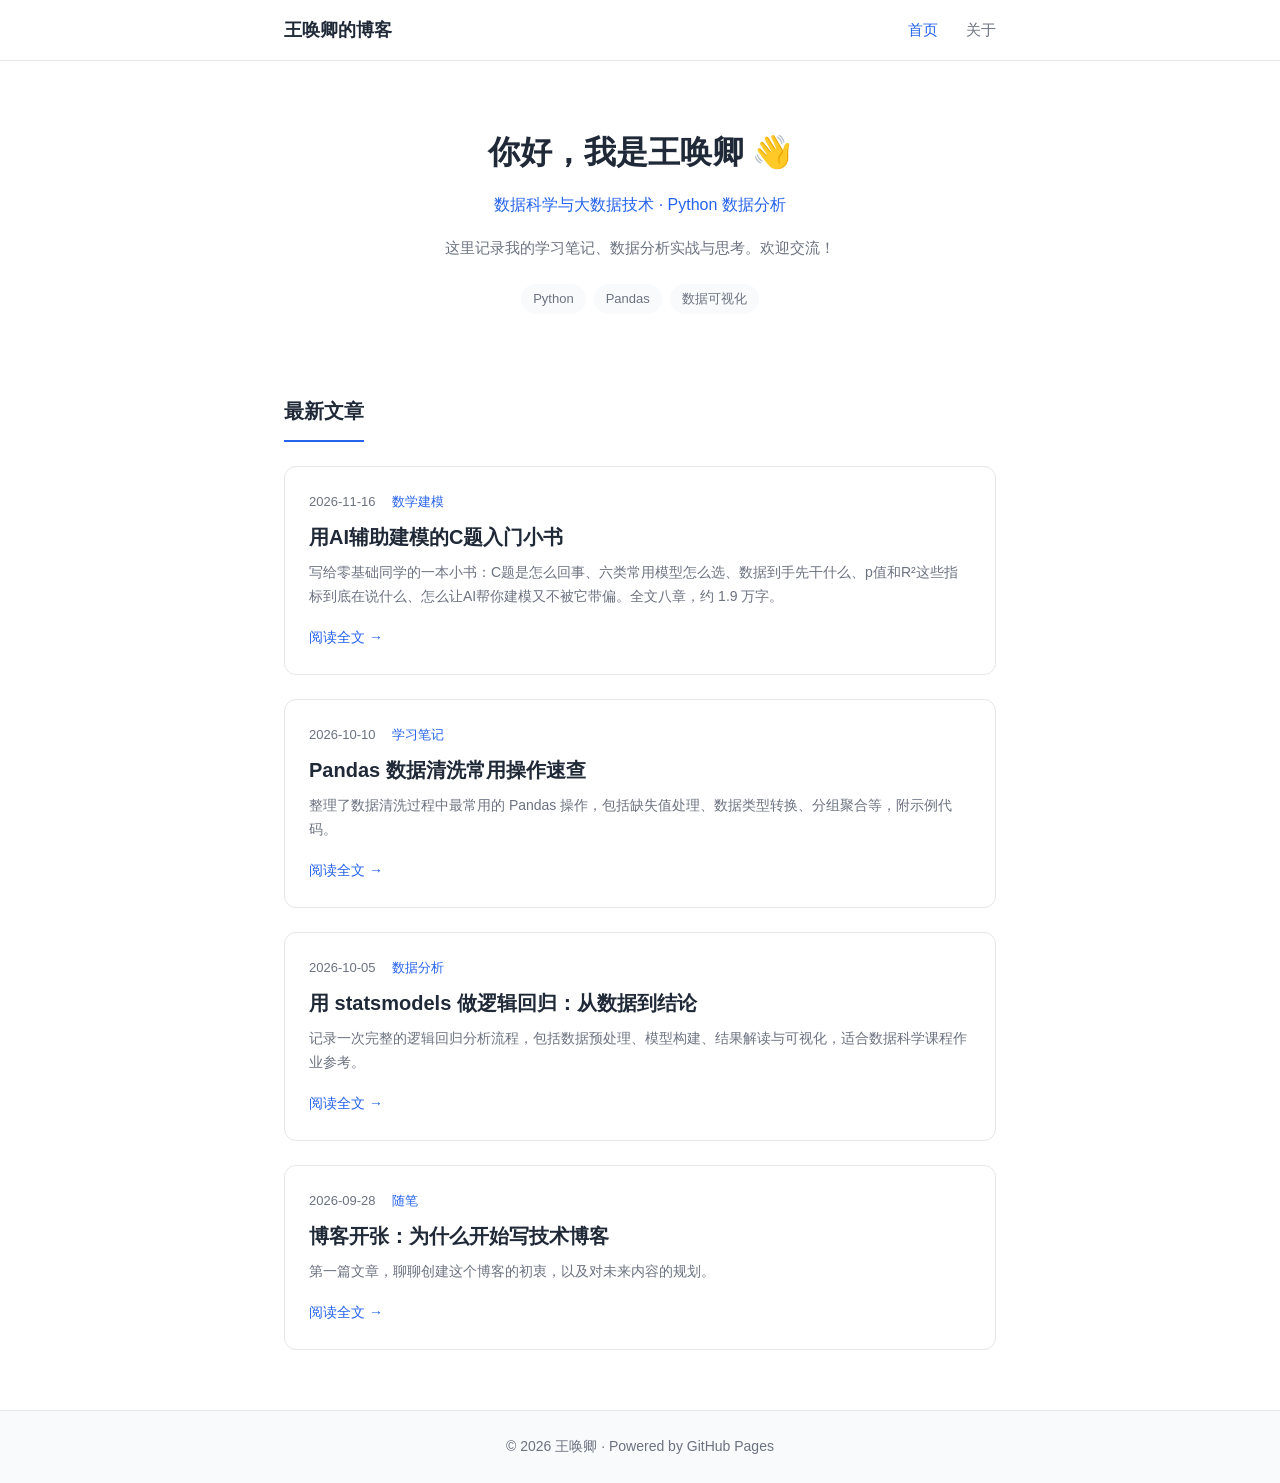
<file: index.html>
<!DOCTYPE html>
<html lang="zh-CN">
<head>
    <meta charset="UTF-8">
    <meta name="viewport" content="width=device-width, initial-scale=1.0">
    <title>王唤卿的博客 | 数据科学与大数据技术</title>
    <link rel="stylesheet" href="style.css">
</head>
<body>
    <header class="site-header">
        <div class="container">
            <a href="index.html" class="site-title">王唤卿的博客</a>
            <nav class="site-nav">
                <a href="index.html" class="active">首页</a>
                <a href="about.html">关于</a>
            </nav>
        </div>
    </header>

    <main class="container">
        <section class="hero">
            <h1>你好，我是王唤卿 👋</h1>
            <p class="hero-subtitle">数据科学与大数据技术 · Python 数据分析</p>
            <p class="hero-desc">这里记录我的学习笔记、数据分析实战与思考。欢迎交流！</p>
            <div class="hero-tags">
                <span class="tag">Python</span>
                <span class="tag">Pandas</span>
                <span class="tag">数据可视化</span>
            </div>
        </section>

        <section class="posts">
            <h2 class="section-title">最新文章</h2>
            <div class="post-list">

                <article class="post-card">
                    <div class="post-meta">
                        <span class="post-date">2026-11-16</span>
                        <span class="post-category">数学建模</span>
                    </div>
                    <h3 class="post-title"><a href="posts/ai-modeling-c-intro.html">用AI辅助建模的C题入门小书</a></h3>
                    <p class="post-excerpt">写给零基础同学的一本小书：C题是怎么回事、六类常用模型怎么选、数据到手先干什么、p值和R²这些指标到底在说什么、怎么让AI帮你建模又不被它带偏。全文八章，约 1.9 万字。</p>
                    <a href="posts/ai-modeling-c-intro.html" class="read-more">阅读全文 →</a>
                </article>

                <article class="post-card">
                    <div class="post-meta">
                        <span class="post-date">2026-10-10</span>
                        <span class="post-category">学习笔记</span>
                    </div>
                    <h3 class="post-title"><a href="posts/pandas-cheatsheet.html">Pandas 数据清洗常用操作速查</a></h3>
                    <p class="post-excerpt">整理了数据清洗过程中最常用的 Pandas 操作，包括缺失值处理、数据类型转换、分组聚合等，附示例代码。</p>
                    <a href="posts/pandas-cheatsheet.html" class="read-more">阅读全文 →</a>
                </article>

                <article class="post-card">
                    <div class="post-meta">
                        <span class="post-date">2026-10-05</span>
                        <span class="post-category">数据分析</span>
                    </div>
                    <h3 class="post-title"><a href="posts/logistic-regression.html">用 statsmodels 做逻辑回归：从数据到结论</a></h3>
                    <p class="post-excerpt">记录一次完整的逻辑回归分析流程，包括数据预处理、模型构建、结果解读与可视化，适合数据科学课程作业参考。</p>
                    <a href="posts/logistic-regression.html" class="read-more">阅读全文 →</a>
                </article>

                <article class="post-card">
                    <div class="post-meta">
                        <span class="post-date">2026-09-28</span>
                        <span class="post-category">随笔</span>
                    </div>
                    <h3 class="post-title"><a href="posts/hello-world.html">博客开张：为什么开始写技术博客</a></h3>
                    <p class="post-excerpt">第一篇文章，聊聊创建这个博客的初衷，以及对未来内容的规划。</p>
                    <a href="posts/hello-world.html" class="read-more">阅读全文 →</a>
                </article>

            </div>
        </section>
    </main>

    <footer class="site-footer">
        <div class="container">
            <p>&copy; 2026 王唤卿 · Powered by GitHub Pages</p>
        </div>
    </footer>
</body>
</html>
</file>
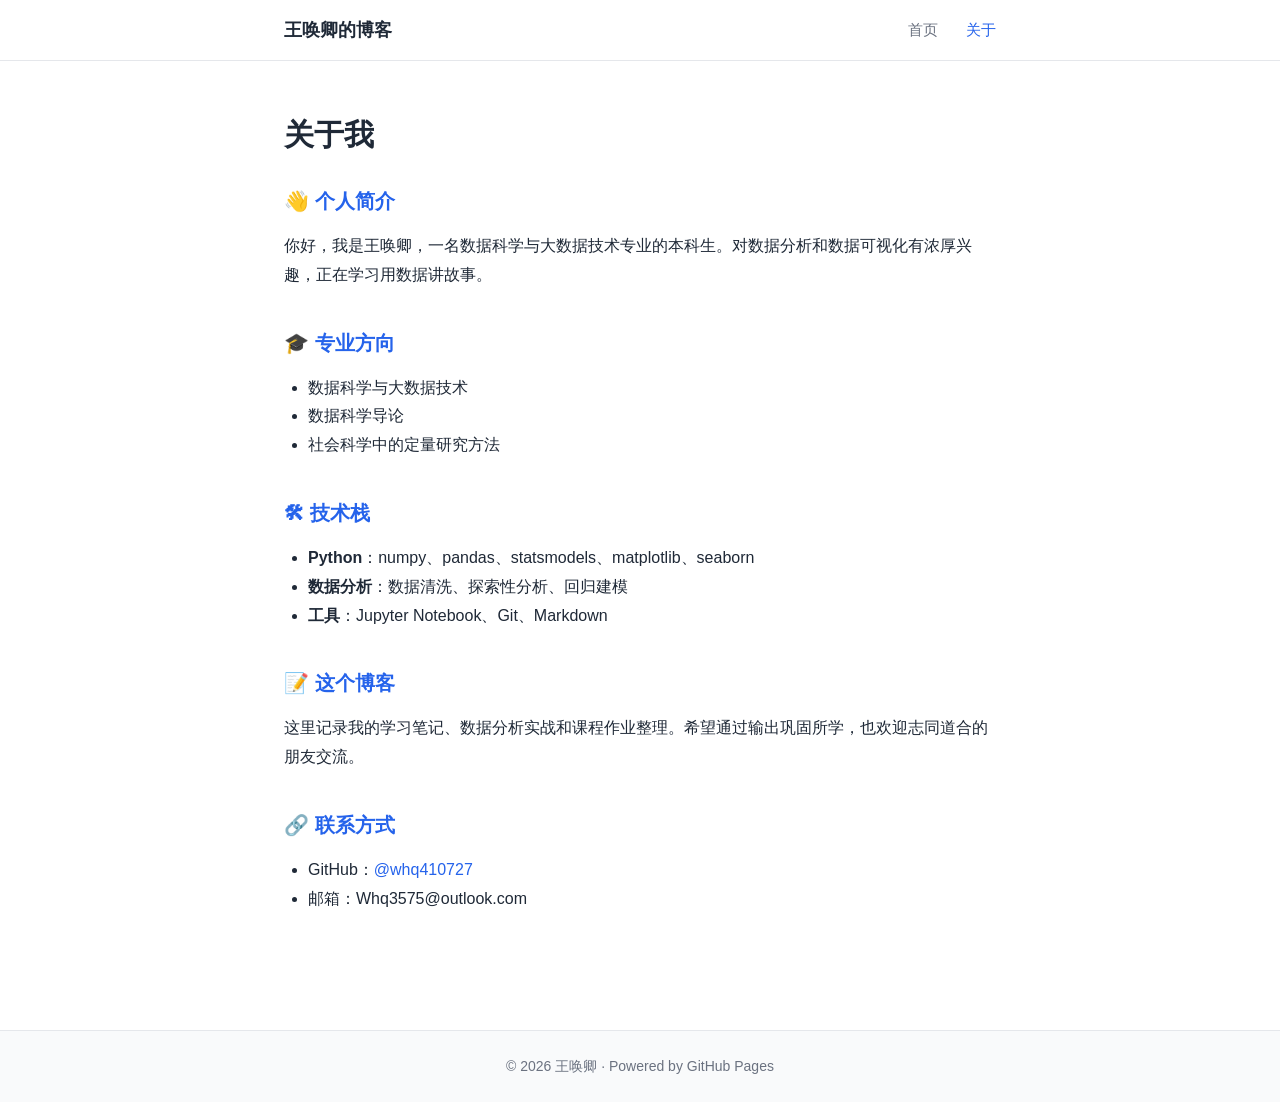
<file: about.html>
<!DOCTYPE html>
<html lang="zh-CN">
<head>
    <meta charset="UTF-8">
    <meta name="viewport" content="width=device-width, initial-scale=1.0">
    <title>关于 | 王唤卿的博客</title>
    <link rel="stylesheet" href="style.css">
</head>
<body>
    <header class="site-header">
        <div class="container">
            <a href="index.html" class="site-title">王唤卿的博客</a>
            <nav class="site-nav">
                <a href="index.html">首页</a>
                <a href="about.html" class="active">关于</a>
            </nav>
        </div>
    </header>

    <main class="container">
        <div class="about-page">
            <h1>关于我</h1>

            <div class="about-section">
                <h2>👋 个人简介</h2>
                <p>你好，我是王唤卿，一名数据科学与大数据技术专业的本科生。对数据分析和数据可视化有浓厚兴趣，正在学习用数据讲故事。</p>
            </div>

            <div class="about-section">
                <h2>🎓 专业方向</h2>
                <ul>
                    <li>数据科学与大数据技术</li>
                    <li>数据科学导论</li>
                    <li>社会科学中的定量研究方法</li>
                </ul>
            </div>

            <div class="about-section">
                <h2>🛠 技术栈</h2>
                <ul>
                    <li><strong>Python</strong>：numpy、pandas、statsmodels、matplotlib、seaborn</li>
                    <li><strong>数据分析</strong>：数据清洗、探索性分析、回归建模</li>
                    <li><strong>工具</strong>：Jupyter Notebook、Git、Markdown</li>
                </ul>
            </div>

            <div class="about-section">
                <h2>📝 这个博客</h2>
                <p>这里记录我的学习笔记、数据分析实战和课程作业整理。希望通过输出巩固所学，也欢迎志同道合的朋友交流。</p>
            </div>

            <div class="about-section">
                <h2>🔗 联系方式</h2>
                <ul>
                    <li>GitHub：<a href="https://github.com/whq410727" target="_blank">@whq410727</a></li>
                    <li>邮箱：Whq3575@outlook.com</li>
                </ul>
            </div>
        </div>
    </main>

    <footer class="site-footer">
        <div class="container">
            <p>&copy; 2026 王唤卿 · Powered by GitHub Pages</p>
        </div>
    </footer>
</body>
</html>
</file>
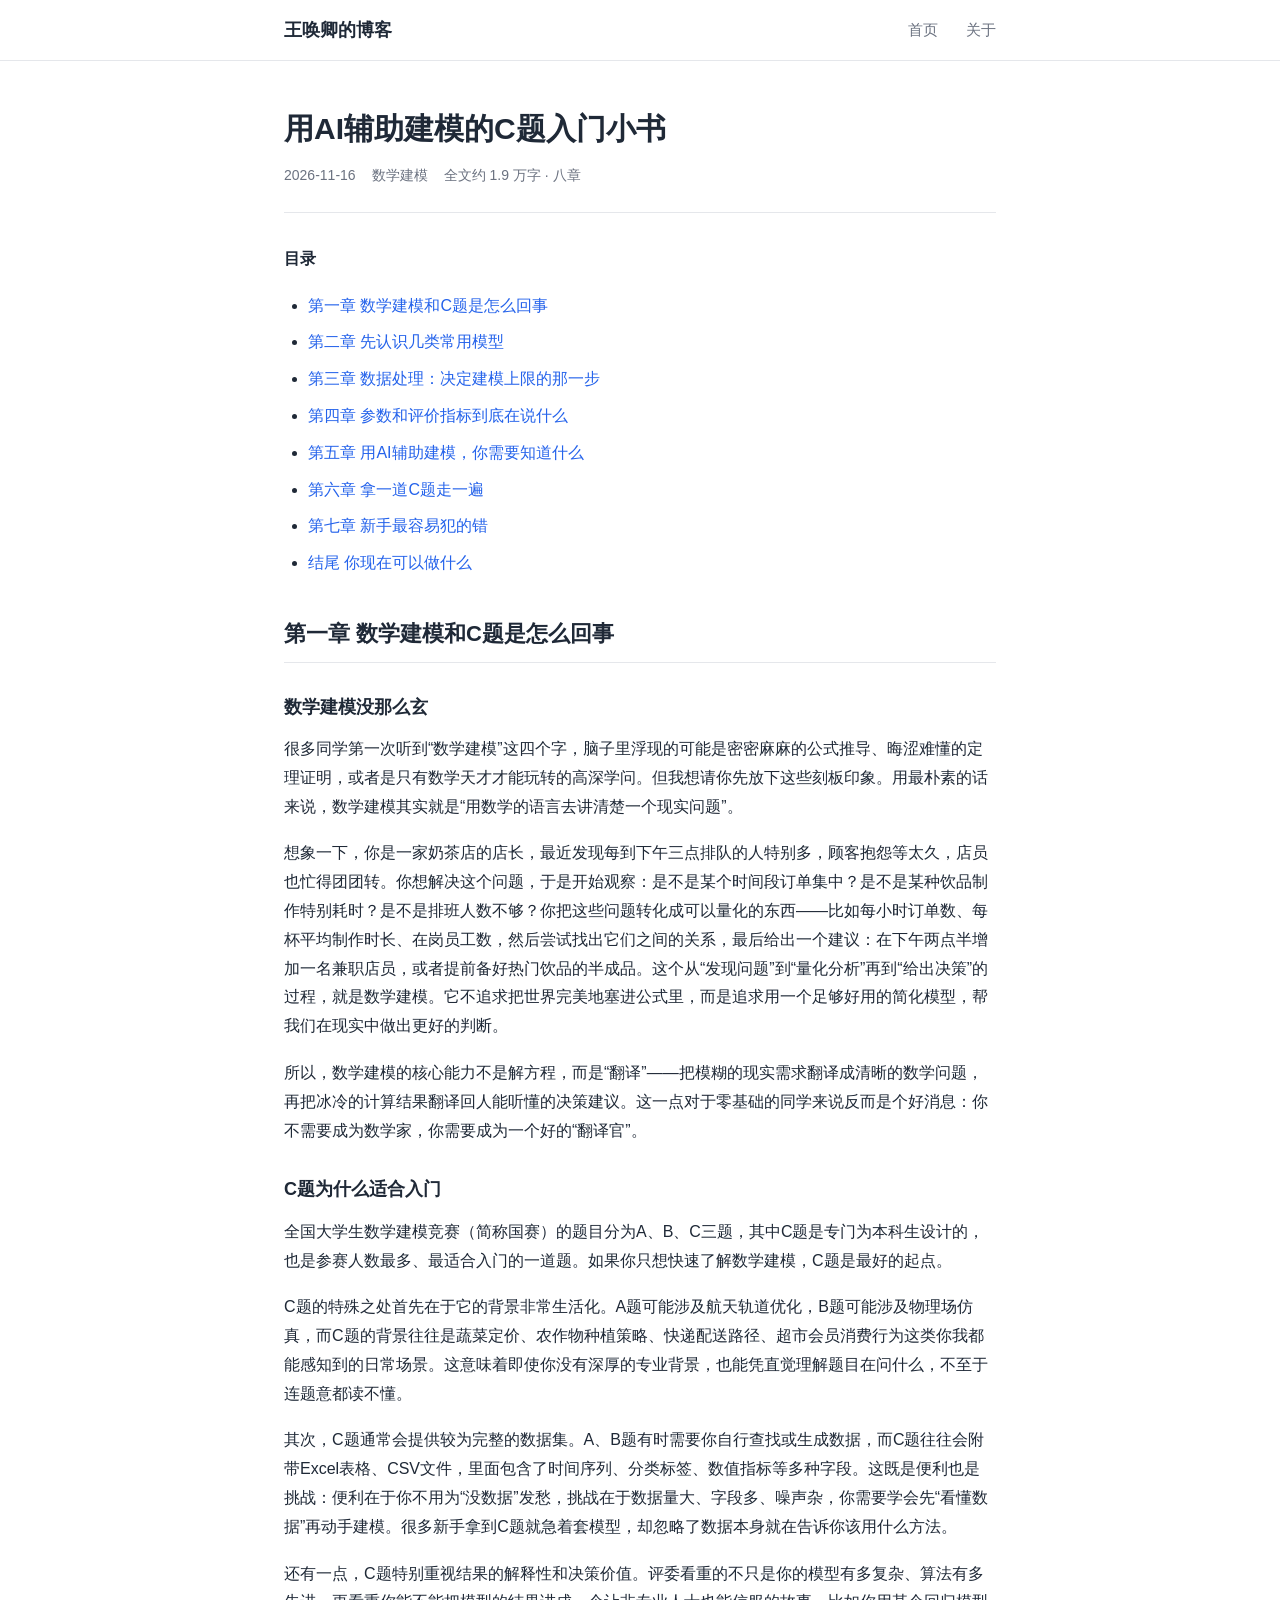
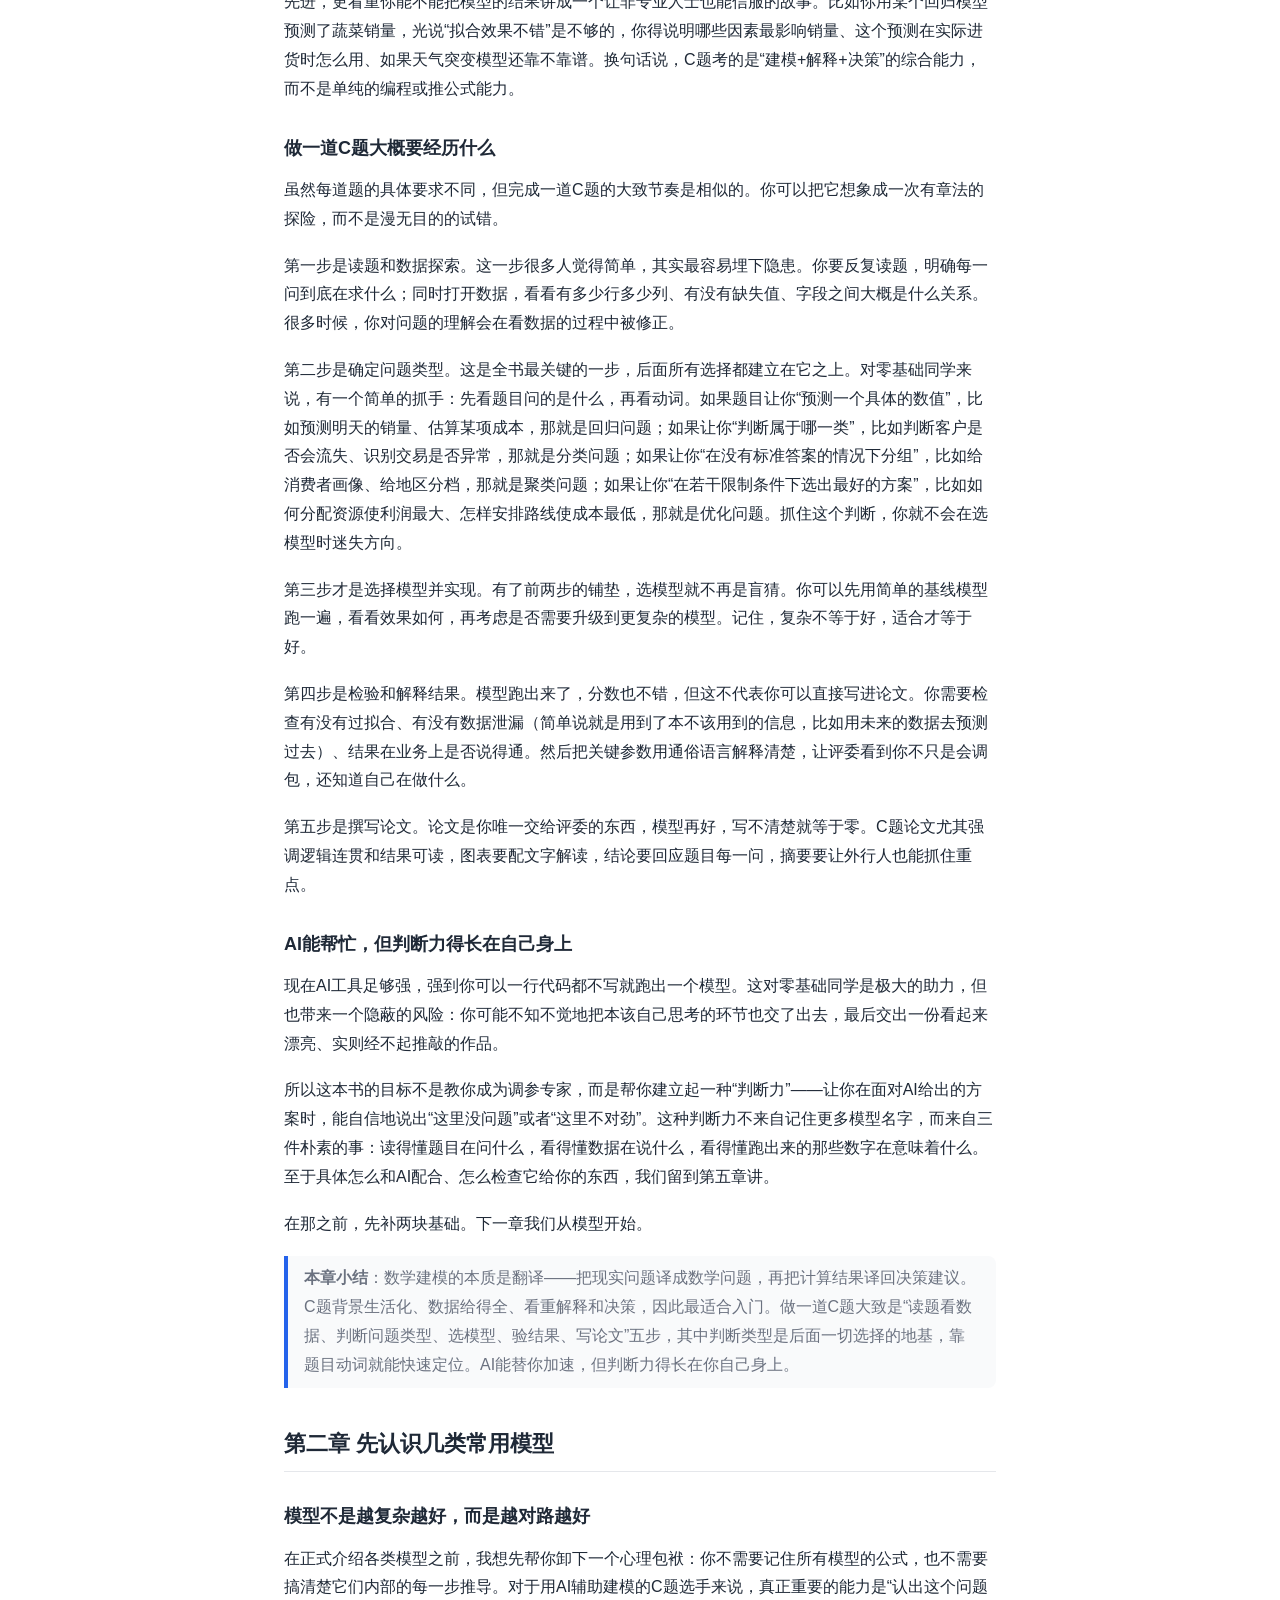
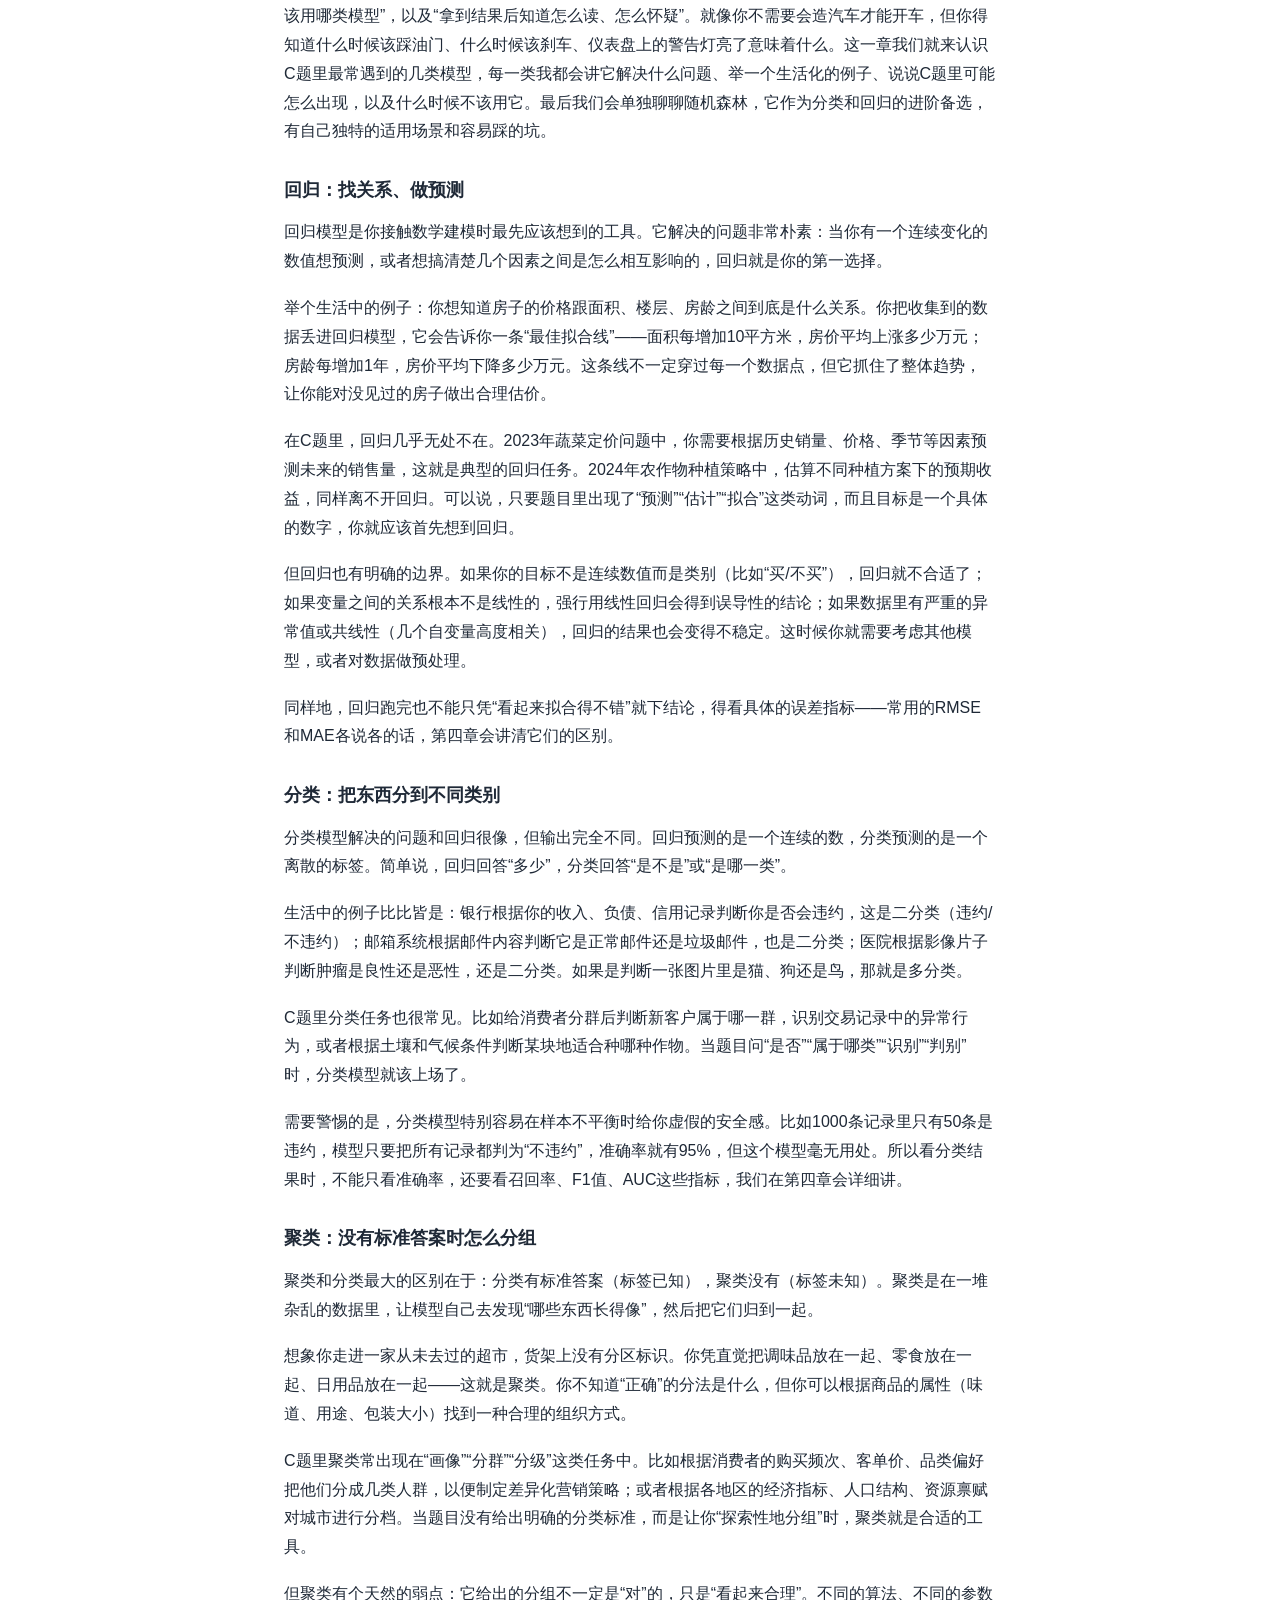
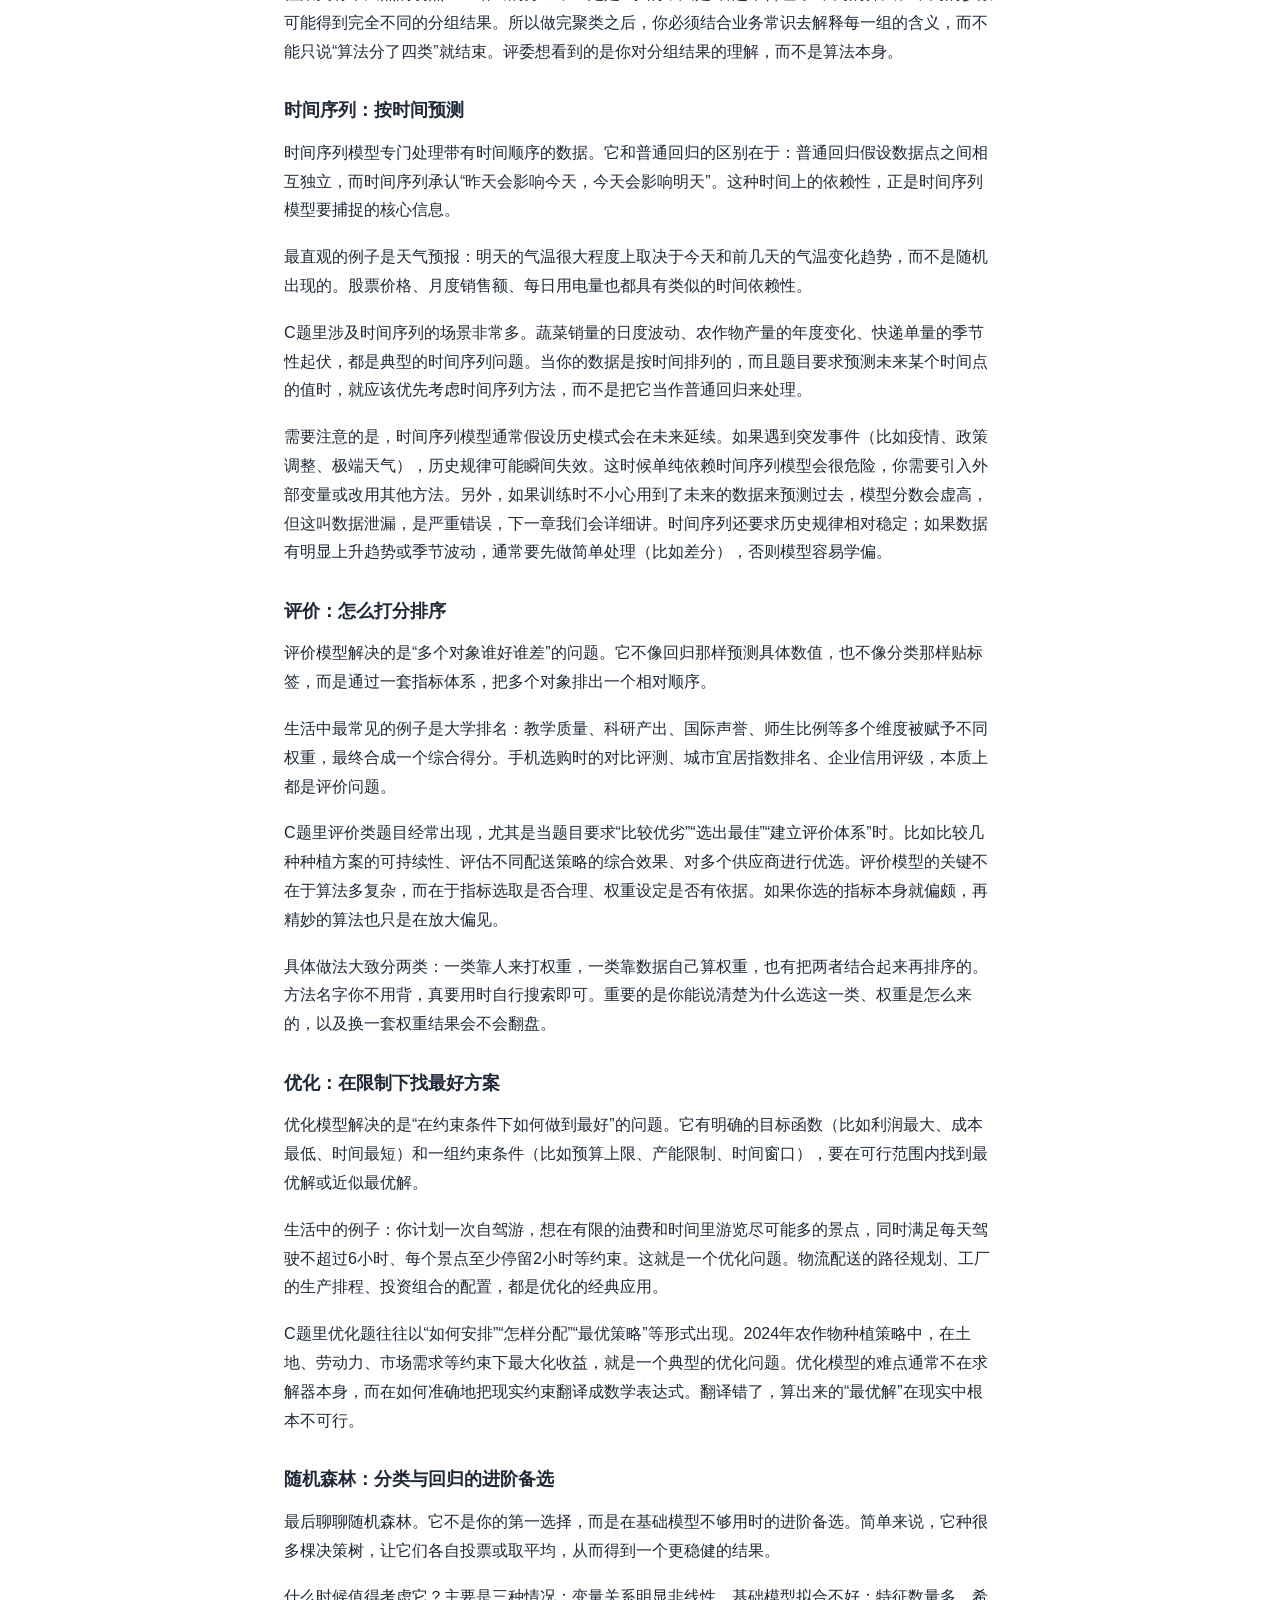
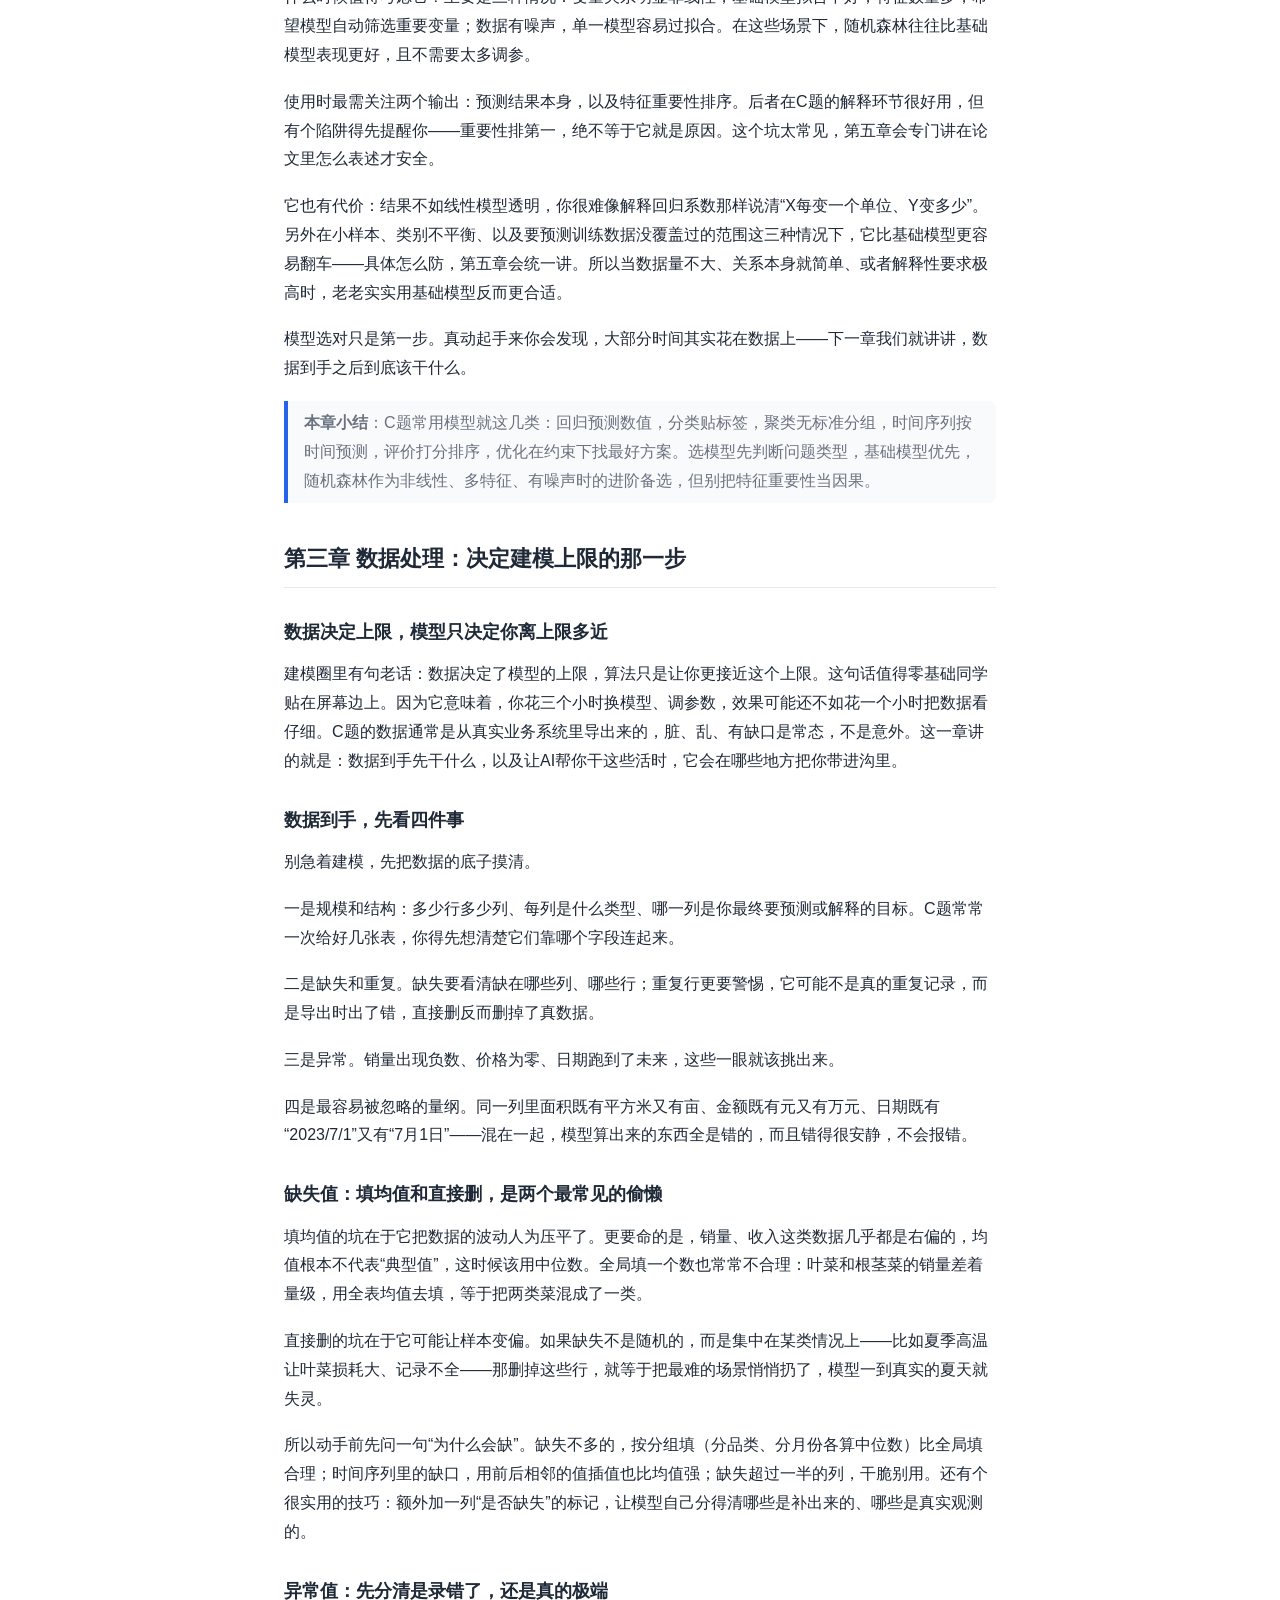
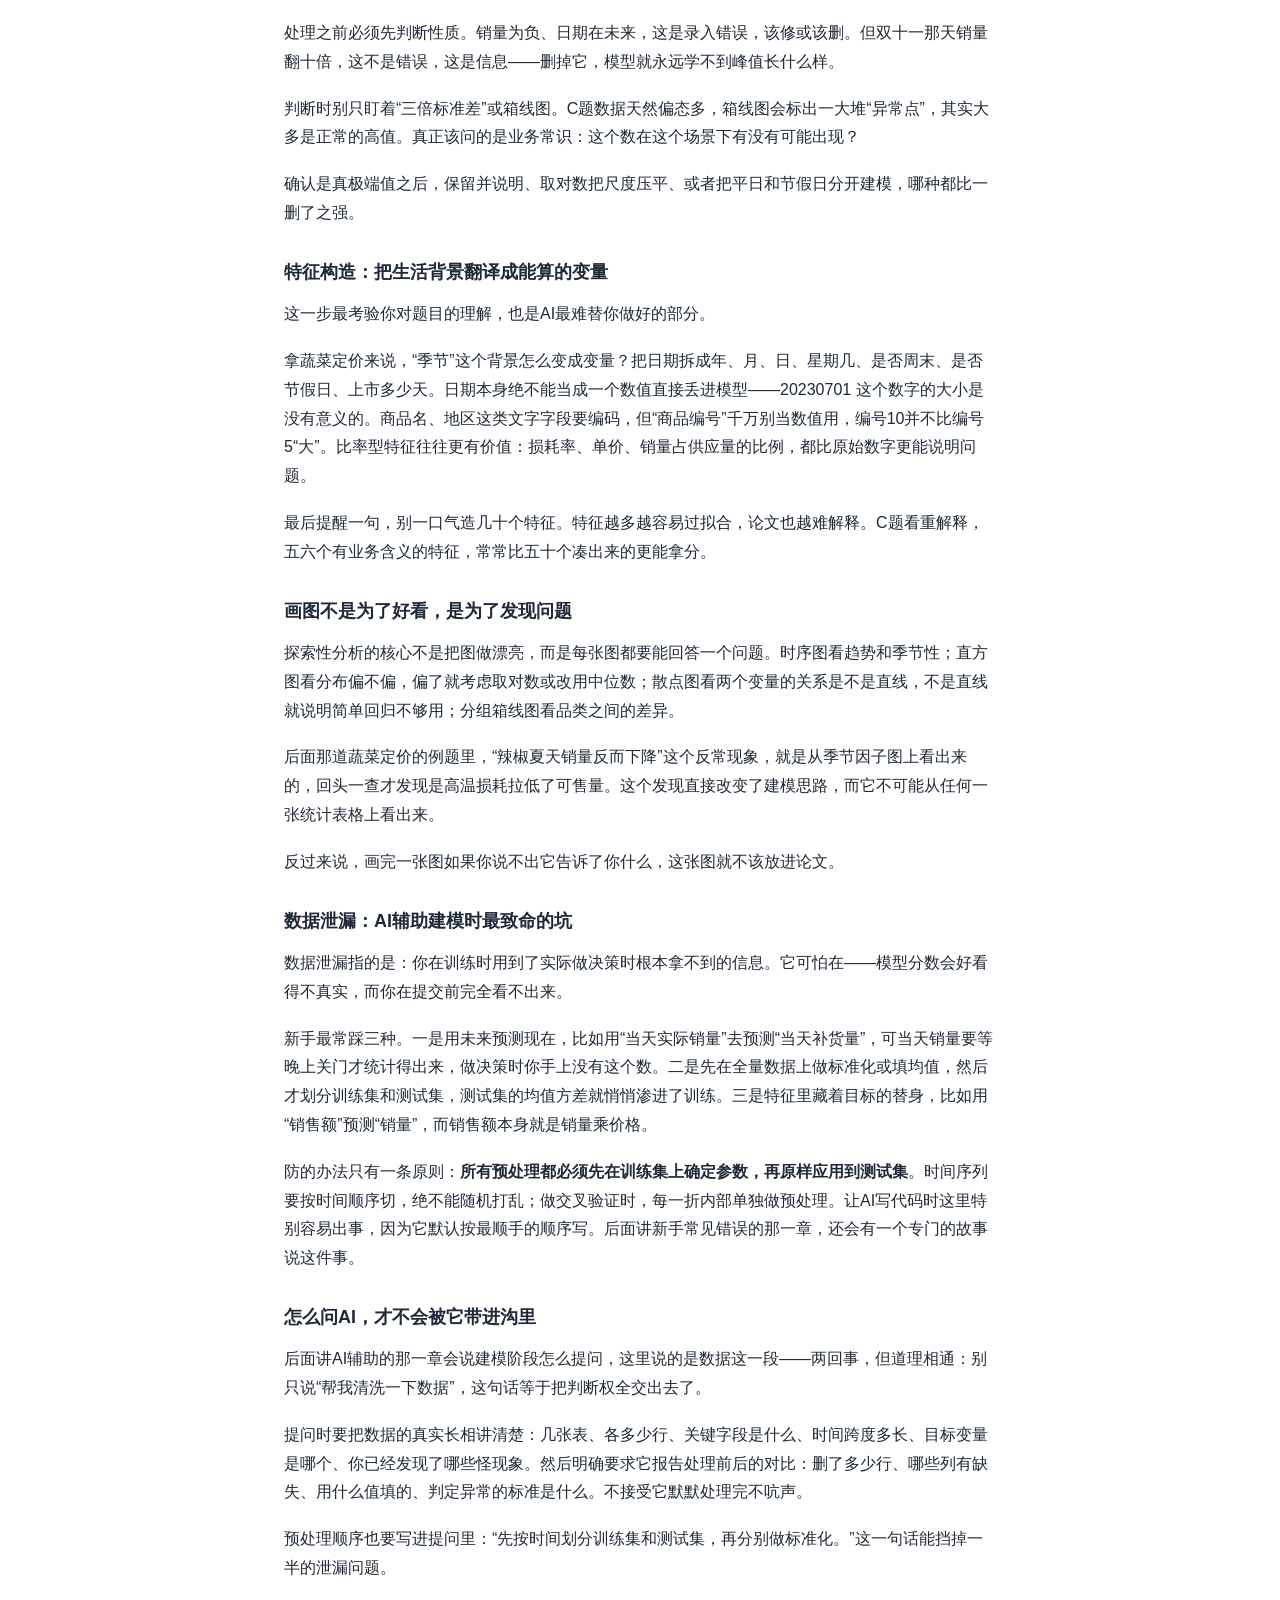
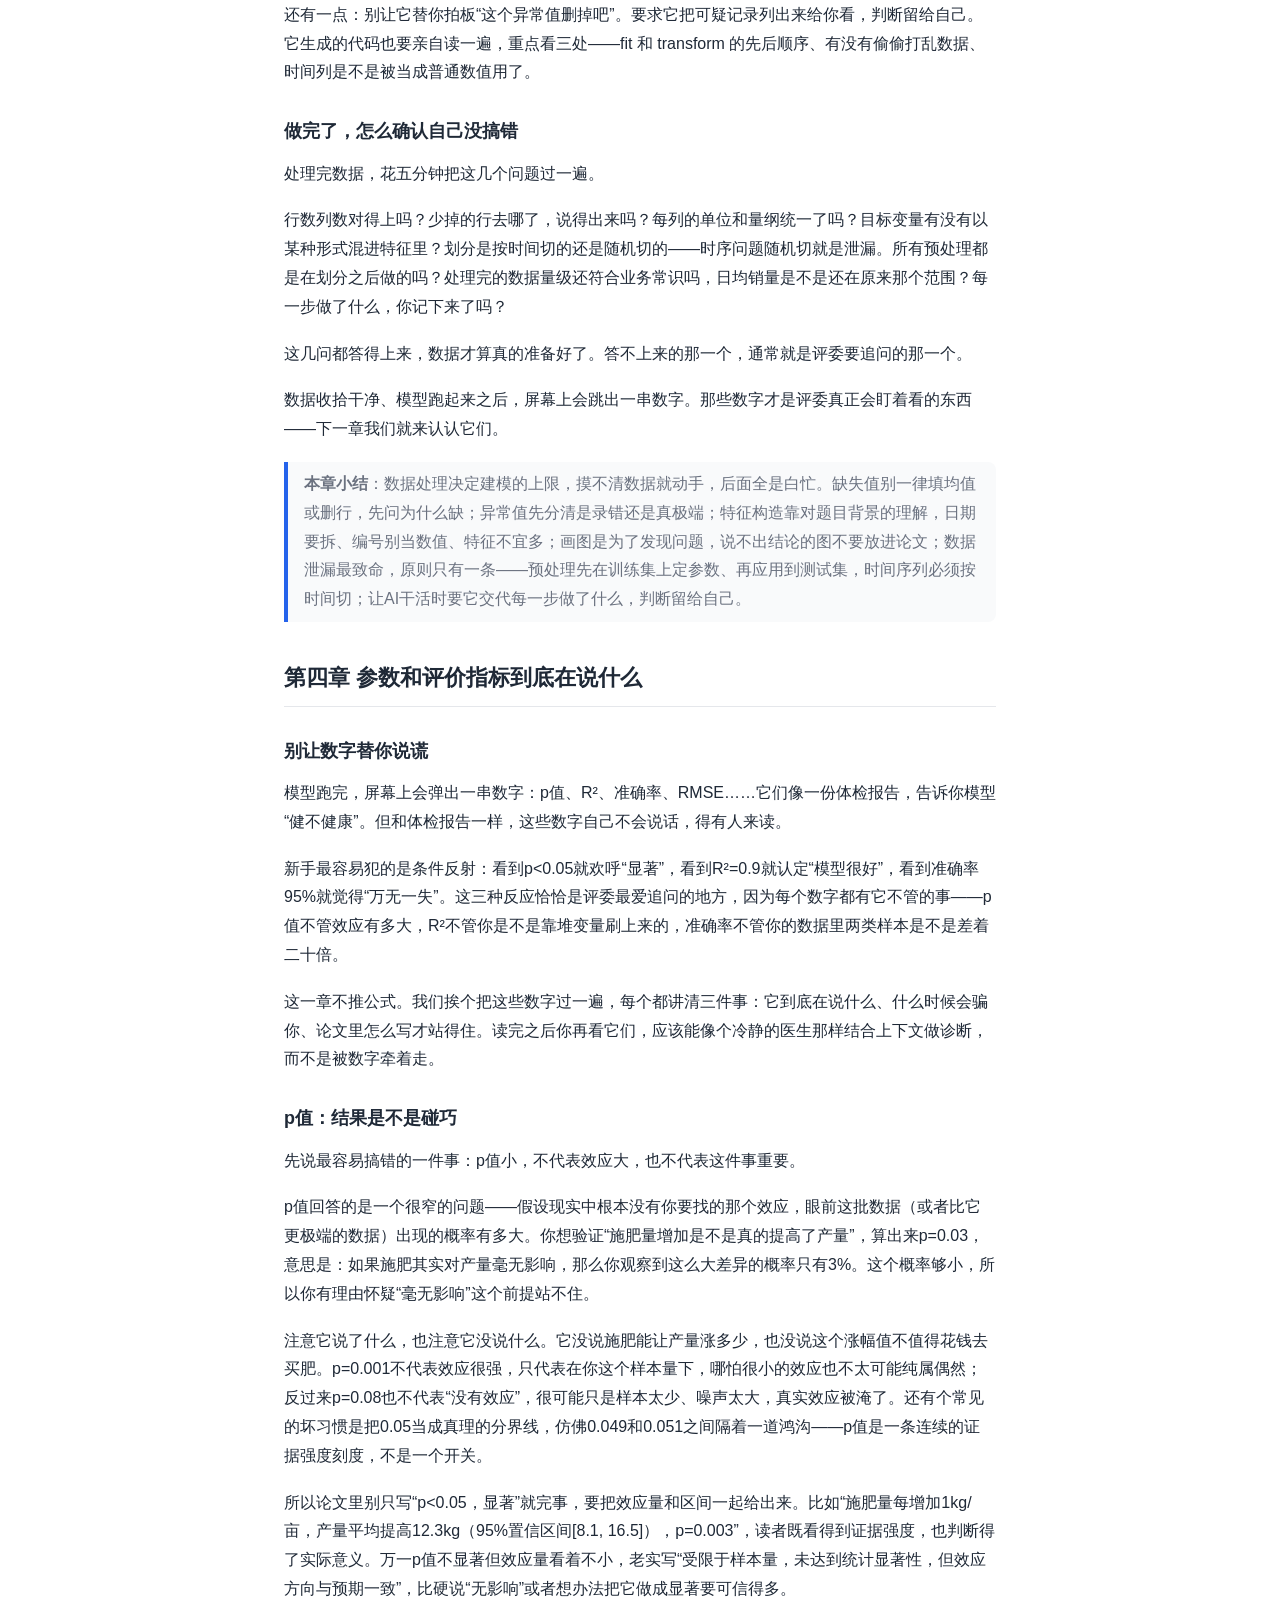
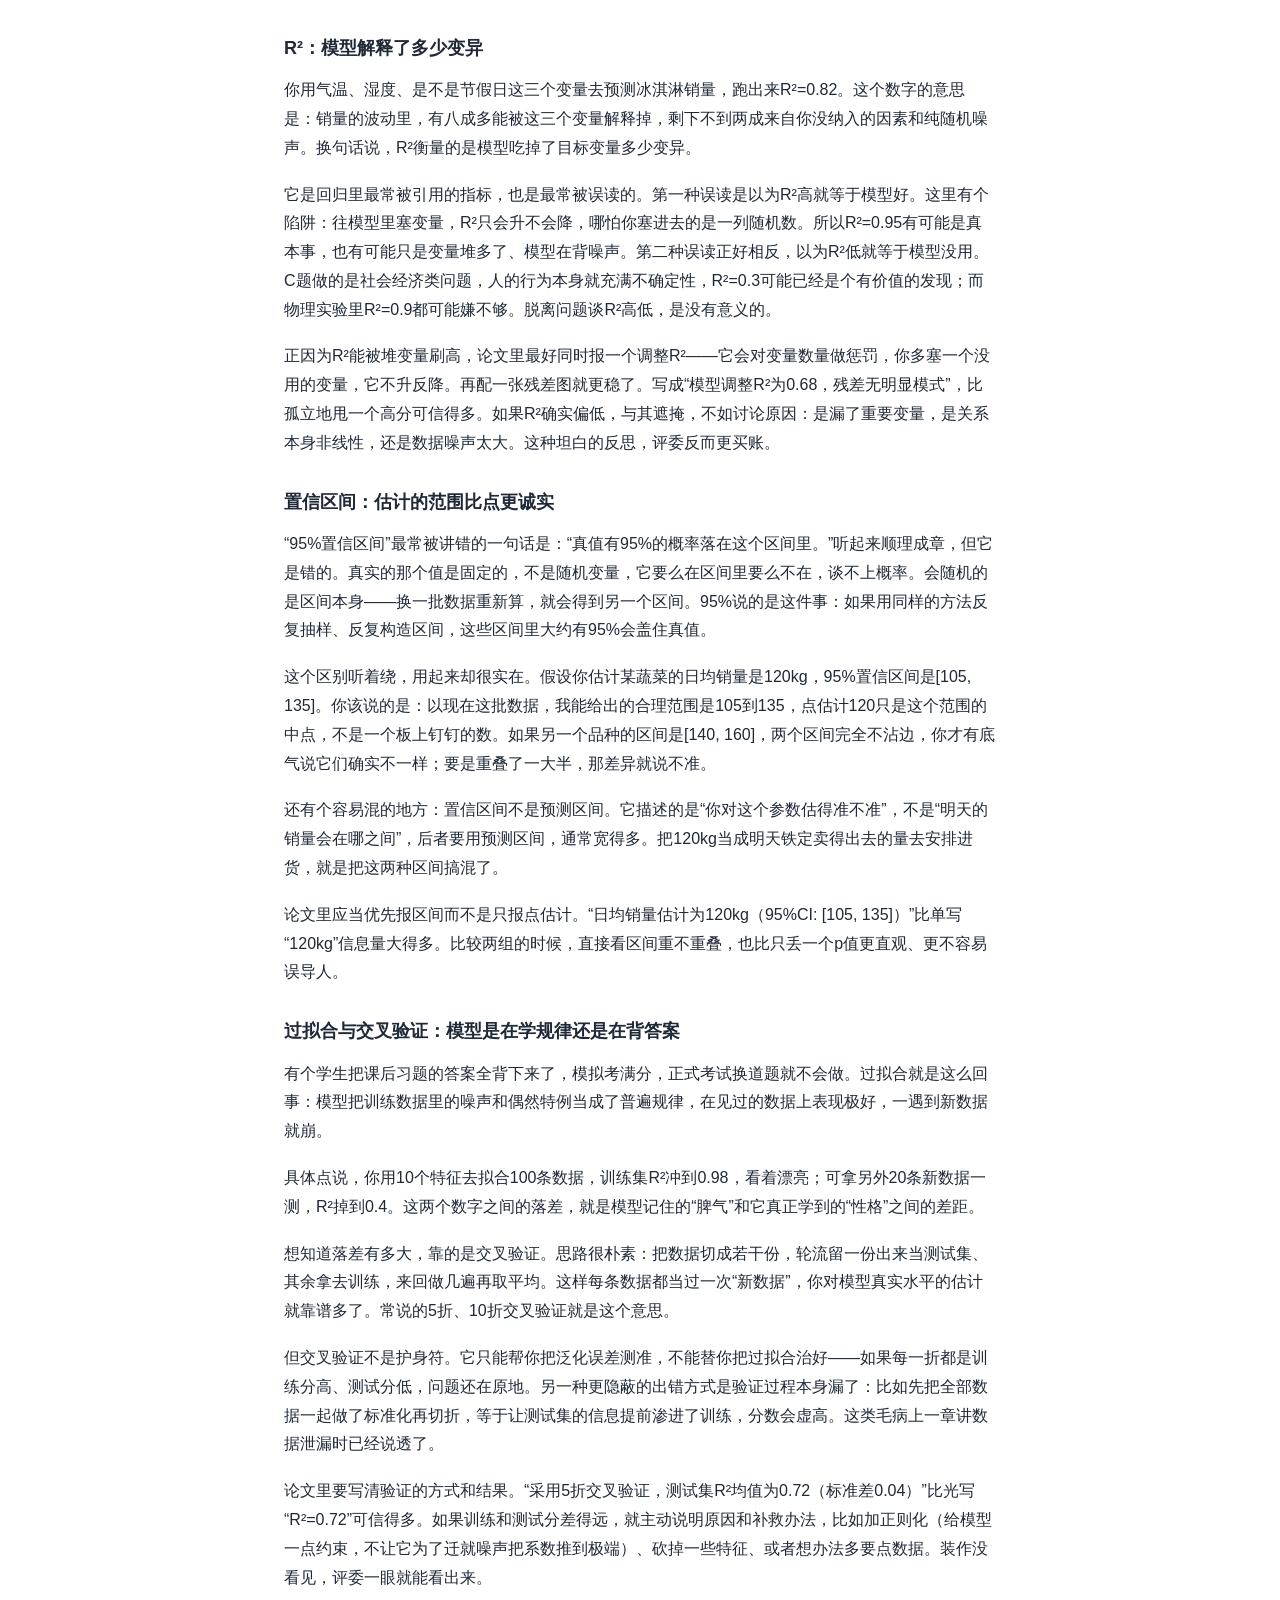
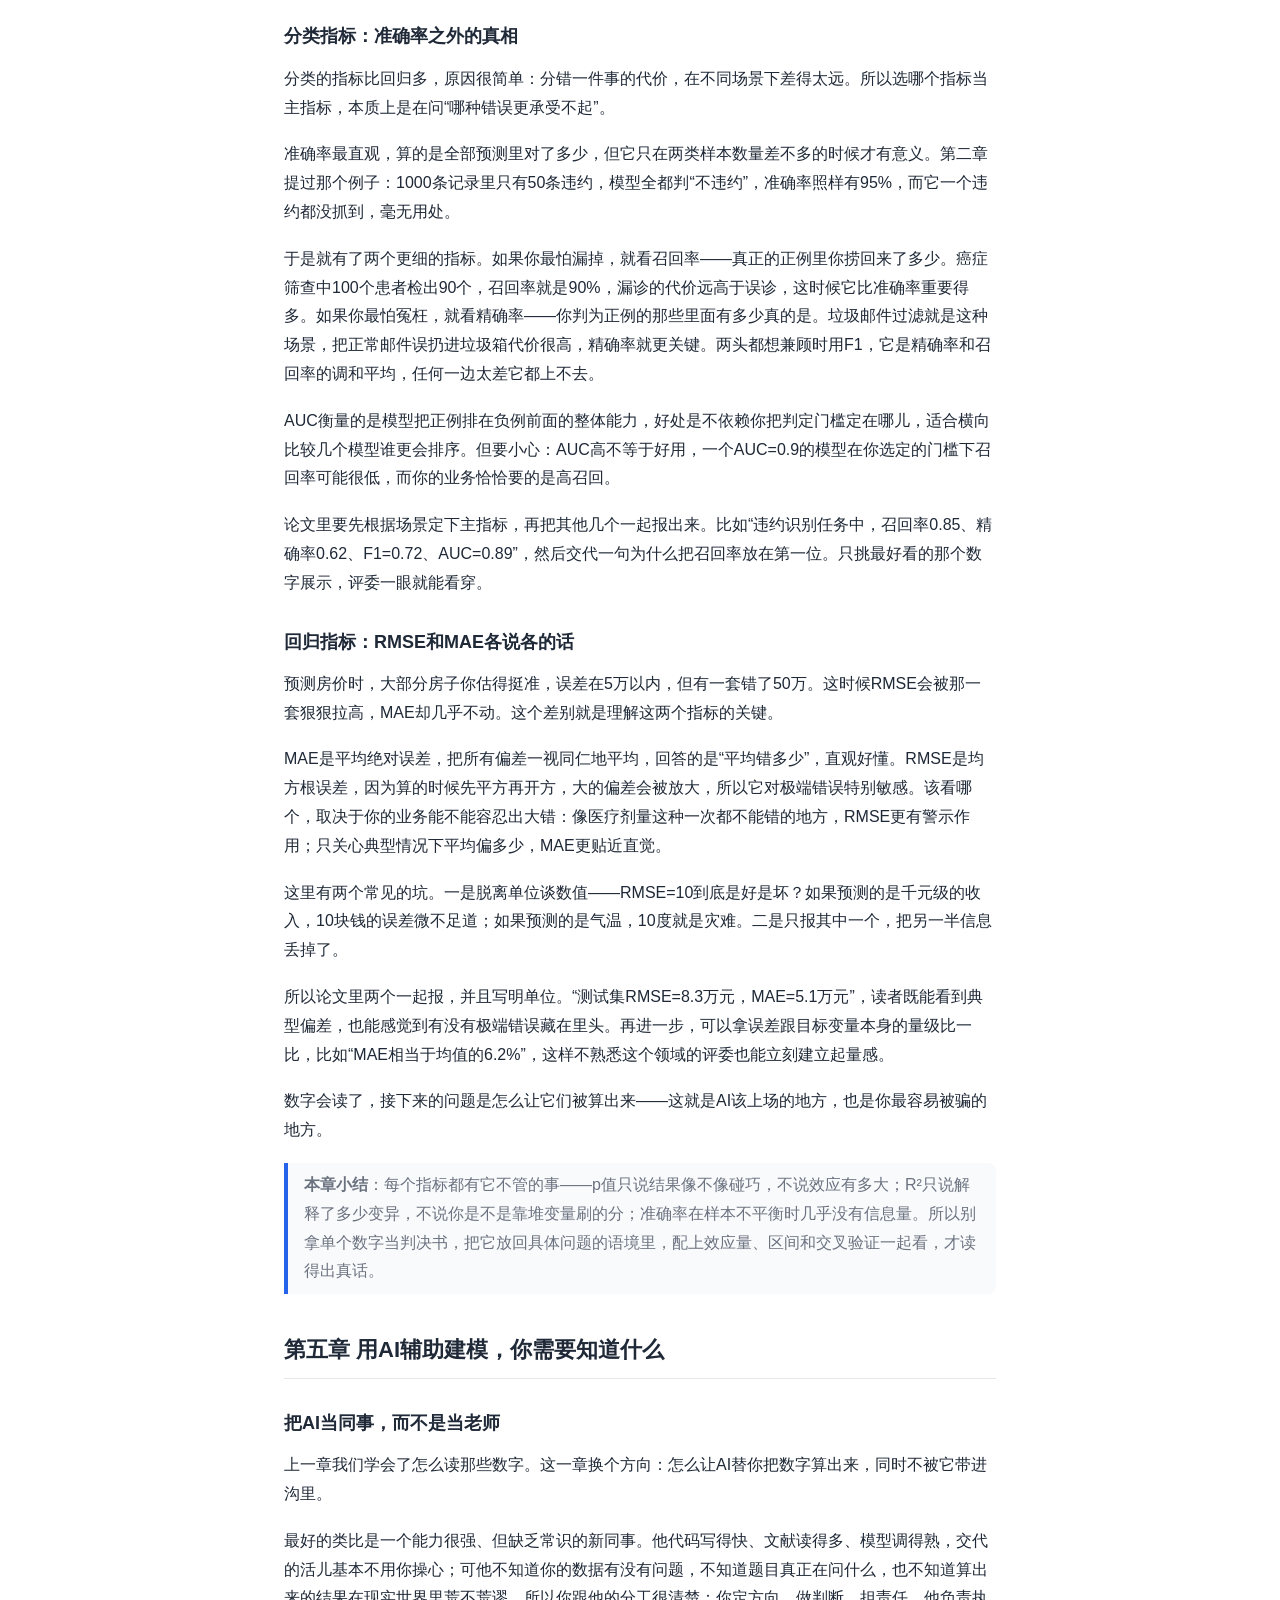
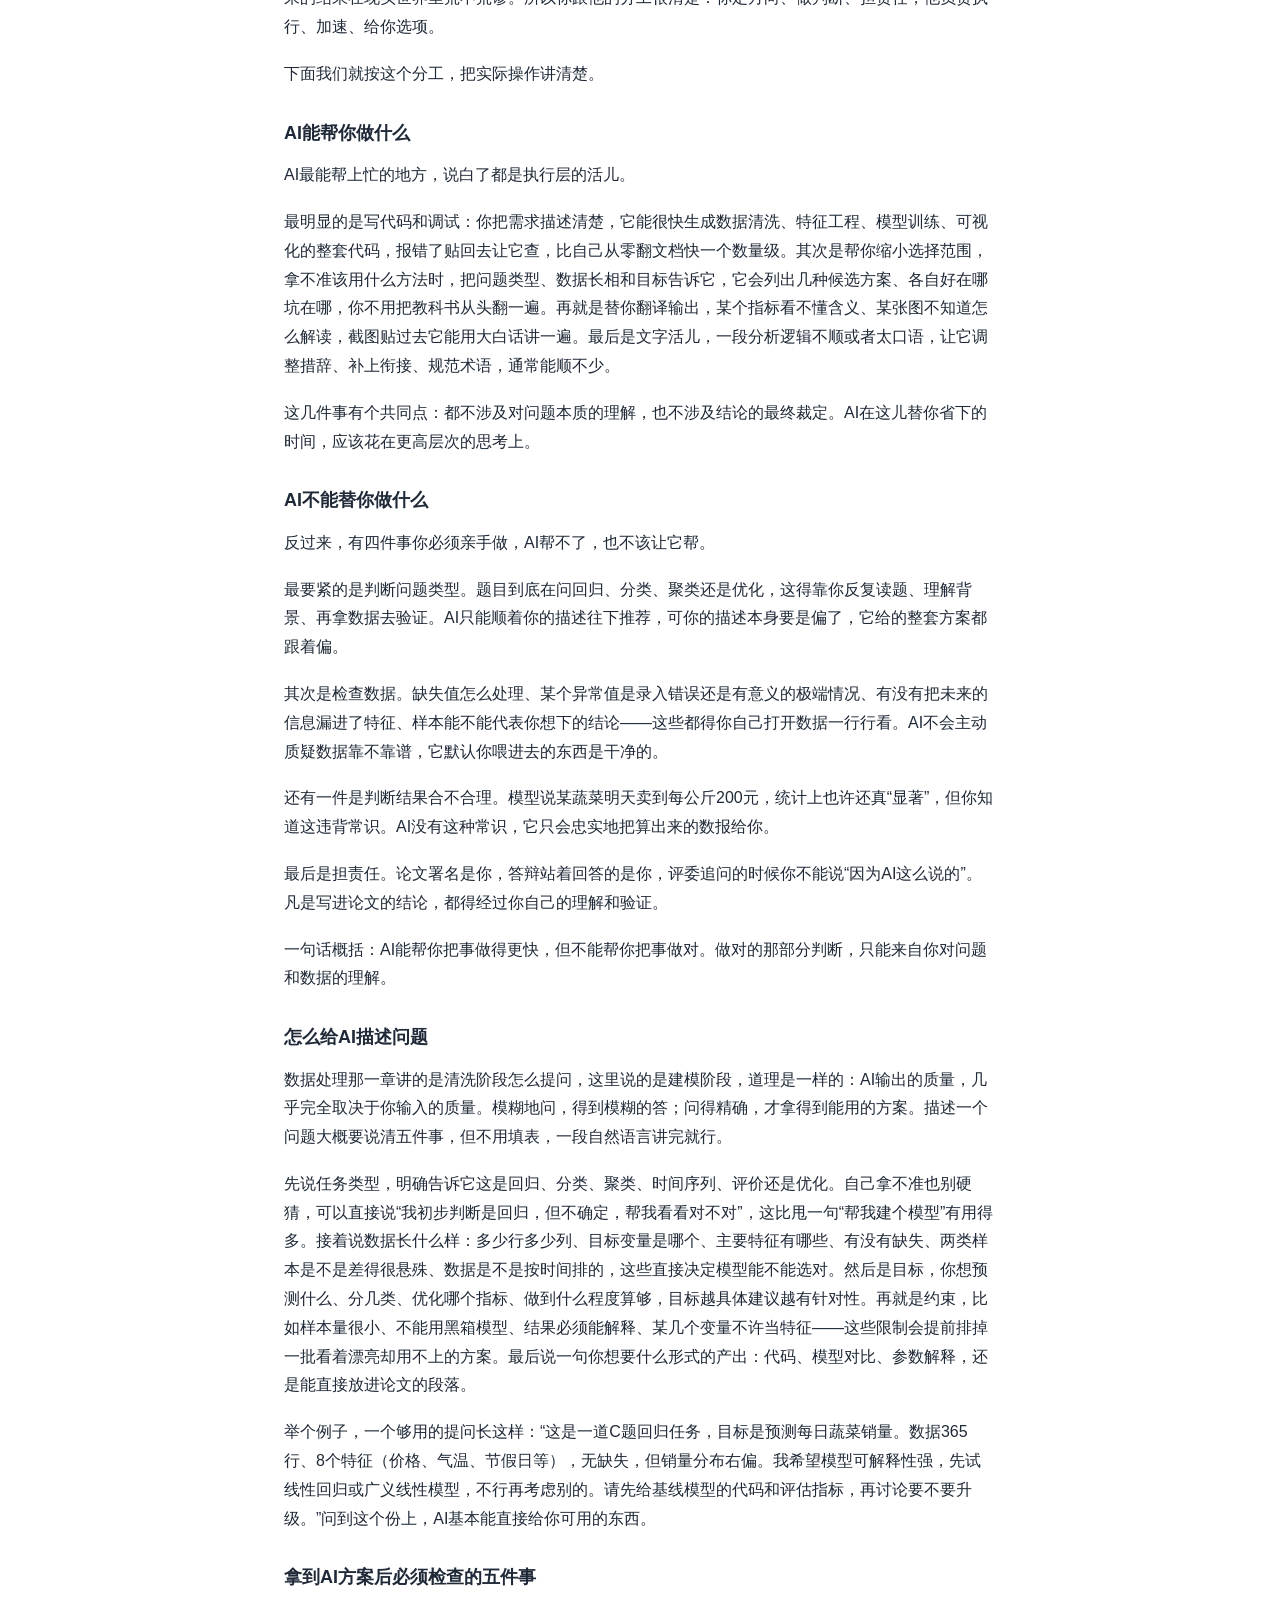
<file: posts/ai-modeling-c-intro.html>
<!DOCTYPE html>
<html lang="zh-CN">
<head>
    <meta charset="UTF-8">
    <meta name="viewport" content="width=device-width, initial-scale=1.0">
    <title>用AI辅助建模的C题入门小书 | 王唤卿的博客</title>
    <link rel="stylesheet" href="../style.css">
</head>
<body>
    <header class="site-header">
        <div class="container">
            <a href="../index.html" class="site-title">王唤卿的博客</a>
            <nav class="site-nav">
                <a href="../index.html">首页</a>
                <a href="../about.html">关于</a>
            </nav>
        </div>
    </header>

    <main class="container">
        <article class="article">
            <header class="article-header">
                <h1 class="article-title">用AI辅助建模的C题入门小书</h1>
                <div class="article-meta">
                    <span>2026-11-16</span>
                    <span>数学建模</span>
                    <span>全文约 1.9 万字 · 八章</span>
                </div>
            </header>
            <div class="article-content">
                <p><strong>目录</strong></p>
                <ul>
                    <li><a href="#sec1">第一章 数学建模和C题是怎么回事</a></li>
                    <li><a href="#sec2">第二章 先认识几类常用模型</a></li>
                    <li><a href="#sec3">第三章 数据处理：决定建模上限的那一步</a></li>
                    <li><a href="#sec4">第四章 参数和评价指标到底在说什么</a></li>
                    <li><a href="#sec5">第五章 用AI辅助建模，你需要知道什么</a></li>
                    <li><a href="#sec6">第六章 拿一道C题走一遍</a></li>
                    <li><a href="#sec7">第七章 新手最容易犯的错</a></li>
                    <li><a href="#sec8">结尾 你现在可以做什么</a></li>
                </ul>

                <h2 id="sec1">第一章 数学建模和C题是怎么回事</h2>
                <h3>数学建模没那么玄</h3>
                <p>很多同学第一次听到“数学建模”这四个字，脑子里浮现的可能是密密麻麻的公式推导、晦涩难懂的定理证明，或者是只有数学天才才能玩转的高深学问。但我想请你先放下这些刻板印象。用最朴素的话来说，数学建模其实就是“用数学的语言去讲清楚一个现实问题”。</p>
                <p>想象一下，你是一家奶茶店的店长，最近发现每到下午三点排队的人特别多，顾客抱怨等太久，店员也忙得团团转。你想解决这个问题，于是开始观察：是不是某个时间段订单集中？是不是某种饮品制作特别耗时？是不是排班人数不够？你把这些问题转化成可以量化的东西——比如每小时订单数、每杯平均制作时长、在岗员工数，然后尝试找出它们之间的关系，最后给出一个建议：在下午两点半增加一名兼职店员，或者提前备好热门饮品的半成品。这个从“发现问题”到“量化分析”再到“给出决策”的过程，就是数学建模。它不追求把世界完美地塞进公式里，而是追求用一个足够好用的简化模型，帮我们在现实中做出更好的判断。</p>
                <p>所以，数学建模的核心能力不是解方程，而是“翻译”——把模糊的现实需求翻译成清晰的数学问题，再把冰冷的计算结果翻译回人能听懂的决策建议。这一点对于零基础的同学来说反而是个好消息：你不需要成为数学家，你需要成为一个好的“翻译官”。</p>
                <h3>C题为什么适合入门</h3>
                <p>全国大学生数学建模竞赛（简称国赛）的题目分为A、B、C三题，其中C题是专门为本科生设计的，也是参赛人数最多、最适合入门的一道题。如果你只想快速了解数学建模，C题是最好的起点。</p>
                <p>C题的特殊之处首先在于它的背景非常生活化。A题可能涉及航天轨道优化，B题可能涉及物理场仿真，而C题的背景往往是蔬菜定价、农作物种植策略、快递配送路径、超市会员消费行为这类你我都能感知到的日常场景。这意味着即使你没有深厚的专业背景，也能凭直觉理解题目在问什么，不至于连题意都读不懂。</p>
                <p>其次，C题通常会提供较为完整的数据集。A、B题有时需要你自行查找或生成数据，而C题往往会附带Excel表格、CSV文件，里面包含了时间序列、分类标签、数值指标等多种字段。这既是便利也是挑战：便利在于你不用为“没数据”发愁，挑战在于数据量大、字段多、噪声杂，你需要学会先“看懂数据”再动手建模。很多新手拿到C题就急着套模型，却忽略了数据本身就在告诉你该用什么方法。</p>
                <p>还有一点，C题特别重视结果的解释性和决策价值。评委看重的不只是你的模型有多复杂、算法有多先进，更看重你能不能把模型的结果讲成一个让非专业人士也能信服的故事。比如你用某个回归模型预测了蔬菜销量，光说“拟合效果不错”是不够的，你得说明哪些因素最影响销量、这个预测在实际进货时怎么用、如果天气突变模型还靠不靠谱。换句话说，C题考的是“建模+解释+决策”的综合能力，而不是单纯的编程或推公式能力。</p>
                <h3>做一道C题大概要经历什么</h3>
                <p>虽然每道题的具体要求不同，但完成一道C题的大致节奏是相似的。你可以把它想象成一次有章法的探险，而不是漫无目的的试错。</p>
                <p>第一步是读题和数据探索。这一步很多人觉得简单，其实最容易埋下隐患。你要反复读题，明确每一问到底在求什么；同时打开数据，看看有多少行多少列、有没有缺失值、字段之间大概是什么关系。很多时候，你对问题的理解会在看数据的过程中被修正。</p>
                <p>第二步是确定问题类型。这是全书最关键的一步，后面所有选择都建立在它之上。对零基础同学来说，有一个简单的抓手：先看题目问的是什么，再看动词。如果题目让你“预测一个具体的数值”，比如预测明天的销量、估算某项成本，那就是回归问题；如果让你“判断属于哪一类”，比如判断客户是否会流失、识别交易是否异常，那就是分类问题；如果让你“在没有标准答案的情况下分组”，比如给消费者画像、给地区分档，那就是聚类问题；如果让你“在若干限制条件下选出最好的方案”，比如如何分配资源使利润最大、怎样安排路线使成本最低，那就是优化问题。抓住这个判断，你就不会在选模型时迷失方向。</p>
                <p>第三步才是选择模型并实现。有了前两步的铺垫，选模型就不再是盲猜。你可以先用简单的基线模型跑一遍，看看效果如何，再考虑是否需要升级到更复杂的模型。记住，复杂不等于好，适合才等于好。</p>
                <p>第四步是检验和解释结果。模型跑出来了，分数也不错，但这不代表你可以直接写进论文。你需要检查有没有过拟合、有没有数据泄漏（简单说就是用到了本不该用到的信息，比如用未来的数据去预测过去）、结果在业务上是否说得通。然后把关键参数用通俗语言解释清楚，让评委看到你不只是会调包，还知道自己在做什么。</p>
                <p>第五步是撰写论文。论文是你唯一交给评委的东西，模型再好，写不清楚就等于零。C题论文尤其强调逻辑连贯和结果可读，图表要配文字解读，结论要回应题目每一问，摘要要让外行人也能抓住重点。</p>
                <h3>AI能帮忙，但判断力得长在自己身上</h3>
                <p>现在AI工具足够强，强到你可以一行代码都不写就跑出一个模型。这对零基础同学是极大的助力，但也带来一个隐蔽的风险：你可能不知不觉地把本该自己思考的环节也交了出去，最后交出一份看起来漂亮、实则经不起推敲的作品。</p>
                <p>所以这本书的目标不是教你成为调参专家，而是帮你建立起一种“判断力”——让你在面对AI给出的方案时，能自信地说出“这里没问题”或者“这里不对劲”。这种判断力不来自记住更多模型名字，而来自三件朴素的事：读得懂题目在问什么，看得懂数据在说什么，看得懂跑出来的那些数字在意味着什么。至于具体怎么和AI配合、怎么检查它给你的东西，我们留到第五章讲。</p>
                <p>在那之前，先补两块基础。下一章我们从模型开始。</p>
                <blockquote><strong>本章小结</strong>：数学建模的本质是翻译——把现实问题译成数学问题，再把计算结果译回决策建议。C题背景生活化、数据给得全、看重解释和决策，因此最适合入门。做一道C题大致是“读题看数据、判断问题类型、选模型、验结果、写论文”五步，其中判断类型是后面一切选择的地基，靠题目动词就能快速定位。AI能替你加速，但判断力得长在你自己身上。</blockquote>
                <h2 id="sec2">第二章 先认识几类常用模型</h2>
                <h3>模型不是越复杂越好，而是越对路越好</h3>
                <p>在正式介绍各类模型之前，我想先帮你卸下一个心理包袱：你不需要记住所有模型的公式，也不需要搞清楚它们内部的每一步推导。对于用AI辅助建模的C题选手来说，真正重要的能力是“认出这个问题该用哪类模型”，以及“拿到结果后知道怎么读、怎么怀疑”。就像你不需要会造汽车才能开车，但你得知道什么时候该踩油门、什么时候该刹车、仪表盘上的警告灯亮了意味着什么。这一章我们就来认识C题里最常遇到的几类模型，每一类我都会讲它解决什么问题、举一个生活化的例子、说说C题里可能怎么出现，以及什么时候不该用它。最后我们会单独聊聊随机森林，它作为分类和回归的进阶备选，有自己独特的适用场景和容易踩的坑。</p>
                <h3>回归：找关系、做预测</h3>
                <p>回归模型是你接触数学建模时最先应该想到的工具。它解决的问题非常朴素：当你有一个连续变化的数值想预测，或者想搞清楚几个因素之间是怎么相互影响的，回归就是你的第一选择。</p>
                <p>举个生活中的例子：你想知道房子的价格跟面积、楼层、房龄之间到底是什么关系。你把收集到的数据丢进回归模型，它会告诉你一条“最佳拟合线”——面积每增加10平方米，房价平均上涨多少万元；房龄每增加1年，房价平均下降多少万元。这条线不一定穿过每一个数据点，但它抓住了整体趋势，让你能对没见过的房子做出合理估价。</p>
                <p>在C题里，回归几乎无处不在。2023年蔬菜定价问题中，你需要根据历史销量、价格、季节等因素预测未来的销售量，这就是典型的回归任务。2024年农作物种植策略中，估算不同种植方案下的预期收益，同样离不开回归。可以说，只要题目里出现了“预测”“估计”“拟合”这类动词，而且目标是一个具体的数字，你就应该首先想到回归。</p>
                <p>但回归也有明确的边界。如果你的目标不是连续数值而是类别（比如“买/不买”），回归就不合适了；如果变量之间的关系根本不是线性的，强行用线性回归会得到误导性的结论；如果数据里有严重的异常值或共线性（几个自变量高度相关），回归的结果也会变得不稳定。这时候你就需要考虑其他模型，或者对数据做预处理。</p>
                <p>同样地，回归跑完也不能只凭“看起来拟合得不错”就下结论，得看具体的误差指标——常用的RMSE和MAE各说各的话，第四章会讲清它们的区别。</p>
                <h3>分类：把东西分到不同类别</h3>
                <p>分类模型解决的问题和回归很像，但输出完全不同。回归预测的是一个连续的数，分类预测的是一个离散的标签。简单说，回归回答“多少”，分类回答“是不是”或“是哪一类”。</p>
                <p>生活中的例子比比皆是：银行根据你的收入、负债、信用记录判断你是否会违约，这是二分类（违约/不违约）；邮箱系统根据邮件内容判断它是正常邮件还是垃圾邮件，也是二分类；医院根据影像片子判断肿瘤是良性还是恶性，还是二分类。如果是判断一张图片里是猫、狗还是鸟，那就是多分类。</p>
                <p>C题里分类任务也很常见。比如给消费者分群后判断新客户属于哪一群，识别交易记录中的异常行为，或者根据土壤和气候条件判断某块地适合种哪种作物。当题目问“是否”“属于哪类”“识别”“判别”时，分类模型就该上场了。</p>
                <p>需要警惕的是，分类模型特别容易在样本不平衡时给你虚假的安全感。比如1000条记录里只有50条是违约，模型只要把所有记录都判为“不违约”，准确率就有95%，但这个模型毫无用处。所以看分类结果时，不能只看准确率，还要看召回率、F1值、AUC这些指标，我们在第四章会详细讲。</p>
                <h3>聚类：没有标准答案时怎么分组</h3>
                <p>聚类和分类最大的区别在于：分类有标准答案（标签已知），聚类没有（标签未知）。聚类是在一堆杂乱的数据里，让模型自己去发现“哪些东西长得像”，然后把它们归到一起。</p>
                <p>想象你走进一家从未去过的超市，货架上没有分区标识。你凭直觉把调味品放在一起、零食放在一起、日用品放在一起——这就是聚类。你不知道“正确”的分法是什么，但你可以根据商品的属性（味道、用途、包装大小）找到一种合理的组织方式。</p>
                <p>C题里聚类常出现在“画像”“分群”“分级”这类任务中。比如根据消费者的购买频次、客单价、品类偏好把他们分成几类人群，以便制定差异化营销策略；或者根据各地区的经济指标、人口结构、资源禀赋对城市进行分档。当题目没有给出明确的分类标准，而是让你“探索性地分组”时，聚类就是合适的工具。</p>
                <p>但聚类有个天然的弱点：它给出的分组不一定是“对”的，只是“看起来合理”。不同的算法、不同的参数可能得到完全不同的分组结果。所以做完聚类之后，你必须结合业务常识去解释每一组的含义，而不能只说“算法分了四类”就结束。评委想看到的是你对分组结果的理解，而不是算法本身。</p>
                <h3>时间序列：按时间预测</h3>
                <p>时间序列模型专门处理带有时间顺序的数据。它和普通回归的区别在于：普通回归假设数据点之间相互独立，而时间序列承认“昨天会影响今天，今天会影响明天”。这种时间上的依赖性，正是时间序列模型要捕捉的核心信息。</p>
                <p>最直观的例子是天气预报：明天的气温很大程度上取决于今天和前几天的气温变化趋势，而不是随机出现的。股票价格、月度销售额、每日用电量也都具有类似的时间依赖性。</p>
                <p>C题里涉及时间序列的场景非常多。蔬菜销量的日度波动、农作物产量的年度变化、快递单量的季节性起伏，都是典型的时间序列问题。当你的数据是按时间排列的，而且题目要求预测未来某个时间点的值时，就应该优先考虑时间序列方法，而不是把它当作普通回归来处理。</p>
                <p>需要注意的是，时间序列模型通常假设历史模式会在未来延续。如果遇到突发事件（比如疫情、政策调整、极端天气），历史规律可能瞬间失效。这时候单纯依赖时间序列模型会很危险，你需要引入外部变量或改用其他方法。另外，如果训练时不小心用到了未来的数据来预测过去，模型分数会虚高，但这叫数据泄漏，是严重错误，下一章我们会详细讲。时间序列还要求历史规律相对稳定；如果数据有明显上升趋势或季节波动，通常要先做简单处理（比如差分），否则模型容易学偏。</p>
                <h3>评价：怎么打分排序</h3>
                <p>评价模型解决的是“多个对象谁好谁差”的问题。它不像回归那样预测具体数值，也不像分类那样贴标签，而是通过一套指标体系，把多个对象排出一个相对顺序。</p>
                <p>生活中最常见的例子是大学排名：教学质量、科研产出、国际声誉、师生比例等多个维度被赋予不同权重，最终合成一个综合得分。手机选购时的对比评测、城市宜居指数排名、企业信用评级，本质上都是评价问题。</p>
                <p>C题里评价类题目经常出现，尤其是当题目要求“比较优劣”“选出最佳”“建立评价体系”时。比如比较几种种植方案的可持续性、评估不同配送策略的综合效果、对多个供应商进行优选。评价模型的关键不在于算法多复杂，而在于指标选取是否合理、权重设定是否有依据。如果你选的指标本身就偏颇，再精妙的算法也只是在放大偏见。</p>
                <p>具体做法大致分两类：一类靠人来打权重，一类靠数据自己算权重，也有把两者结合起来再排序的。方法名字你不用背，真要用时自行搜索即可。重要的是你能说清楚为什么选这一类、权重是怎么来的，以及换一套权重结果会不会翻盘。</p>
                <h3>优化：在限制下找最好方案</h3>
                <p>优化模型解决的是“在约束条件下如何做到最好”的问题。它有明确的目标函数（比如利润最大、成本最低、时间最短）和一组约束条件（比如预算上限、产能限制、时间窗口），要在可行范围内找到最优解或近似最优解。</p>
                <p>生活中的例子：你计划一次自驾游，想在有限的油费和时间里游览尽可能多的景点，同时满足每天驾驶不超过6小时、每个景点至少停留2小时等约束。这就是一个优化问题。物流配送的路径规划、工厂的生产排程、投资组合的配置，都是优化的经典应用。</p>
                <p>C题里优化题往往以“如何安排”“怎样分配”“最优策略”等形式出现。2024年农作物种植策略中，在土地、劳动力、市场需求等约束下最大化收益，就是一个典型的优化问题。优化模型的难点通常不在求解器本身，而在如何准确地把现实约束翻译成数学表达式。翻译错了，算出来的“最优解”在现实中根本不可行。</p>
                <h3>随机森林：分类与回归的进阶备选</h3>
                <p>最后聊聊随机森林。它不是你的第一选择，而是在基础模型不够用时的进阶备选。简单来说，它种很多棵决策树，让它们各自投票或取平均，从而得到一个更稳健的结果。</p>
                <p>什么时候值得考虑它？主要是三种情况：变量关系明显非线性，基础模型拟合不好；特征数量多，希望模型自动筛选重要变量；数据有噪声，单一模型容易过拟合。在这些场景下，随机森林往往比基础模型表现更好，且不需要太多调参。</p>
                <p>使用时最需关注两个输出：预测结果本身，以及特征重要性排序。后者在C题的解释环节很好用，但有个陷阱得先提醒你——重要性排第一，绝不等于它就是原因。这个坑太常见，第五章会专门讲在论文里怎么表述才安全。</p>
                <p>它也有代价：结果不如线性模型透明，你很难像解释回归系数那样说清“X每变一个单位、Y变多少”。另外在小样本、类别不平衡、以及要预测训练数据没覆盖过的范围这三种情况下，它比基础模型更容易翻车——具体怎么防，第五章会统一讲。所以当数据量不大、关系本身就简单、或者解释性要求极高时，老老实实用基础模型反而更合适。</p>
                <p>模型选对只是第一步。真动起手来你会发现，大部分时间其实花在数据上——下一章我们就讲讲，数据到手之后到底该干什么。</p>
                <blockquote><strong>本章小结</strong>：C题常用模型就这几类：回归预测数值，分类贴标签，聚类无标准分组，时间序列按时间预测，评价打分排序，优化在约束下找最好方案。选模型先判断问题类型，基础模型优先，随机森林作为非线性、多特征、有噪声时的进阶备选，但别把特征重要性当因果。</blockquote>
                <h2 id="sec3">第三章 数据处理：决定建模上限的那一步</h2>
                <h3>数据决定上限，模型只决定你离上限多近</h3>
                <p>建模圈里有句老话：数据决定了模型的上限，算法只是让你更接近这个上限。这句话值得零基础同学贴在屏幕边上。因为它意味着，你花三个小时换模型、调参数，效果可能还不如花一个小时把数据看仔细。C题的数据通常是从真实业务系统里导出来的，脏、乱、有缺口是常态，不是意外。这一章讲的就是：数据到手先干什么，以及让AI帮你干这些活时，它会在哪些地方把你带进沟里。</p>
                <h3>数据到手，先看四件事</h3>
                <p>别急着建模，先把数据的底子摸清。</p>
                <p>一是规模和结构：多少行多少列、每列是什么类型、哪一列是你最终要预测或解释的目标。C题常常一次给好几张表，你得先想清楚它们靠哪个字段连起来。</p>
                <p>二是缺失和重复。缺失要看清缺在哪些列、哪些行；重复行更要警惕，它可能不是真的重复记录，而是导出时出了错，直接删反而删掉了真数据。</p>
                <p>三是异常。销量出现负数、价格为零、日期跑到了未来，这些一眼就该挑出来。</p>
                <p>四是最容易被忽略的量纲。同一列里面积既有平方米又有亩、金额既有元又有万元、日期既有“2023/7/1”又有“7月1日”——混在一起，模型算出来的东西全是错的，而且错得很安静，不会报错。</p>
                <h3>缺失值：填均值和直接删，是两个最常见的偷懒</h3>
                <p>填均值的坑在于它把数据的波动人为压平了。更要命的是，销量、收入这类数据几乎都是右偏的，均值根本不代表“典型值”，这时候该用中位数。全局填一个数也常常不合理：叶菜和根茎菜的销量差着量级，用全表均值去填，等于把两类菜混成了一类。</p>
                <p>直接删的坑在于它可能让样本变偏。如果缺失不是随机的，而是集中在某类情况上——比如夏季高温让叶菜损耗大、记录不全——那删掉这些行，就等于把最难的场景悄悄扔了，模型一到真实的夏天就失灵。</p>
                <p>所以动手前先问一句“为什么会缺”。缺失不多的，按分组填（分品类、分月份各算中位数）比全局填合理；时间序列里的缺口，用前后相邻的值插值也比均值强；缺失超过一半的列，干脆别用。还有个很实用的技巧：额外加一列“是否缺失”的标记，让模型自己分得清哪些是补出来的、哪些是真实观测的。</p>
                <h3>异常值：先分清是录错了，还是真的极端</h3>
                <p>处理之前必须先判断性质。销量为负、日期在未来，这是录入错误，该修或该删。但双十一那天销量翻十倍，这不是错误，这是信息——删掉它，模型就永远学不到峰值长什么样。</p>
                <p>判断时别只盯着“三倍标准差”或箱线图。C题数据天然偏态多，箱线图会标出一大堆“异常点”，其实大多是正常的高值。真正该问的是业务常识：这个数在这个场景下有没有可能出现？</p>
                <p>确认是真极端值之后，保留并说明、取对数把尺度压平、或者把平日和节假日分开建模，哪种都比一删了之强。</p>
                <h3>特征构造：把生活背景翻译成能算的变量</h3>
                <p>这一步最考验你对题目的理解，也是AI最难替你做好的部分。</p>
                <p>拿蔬菜定价来说，“季节”这个背景怎么变成变量？把日期拆成年、月、日、星期几、是否周末、是否节假日、上市多少天。日期本身绝不能当成一个数值直接丢进模型——20230701 这个数字的大小是没有意义的。商品名、地区这类文字字段要编码，但“商品编号”千万别当数值用，编号10并不比编号5“大”。比率型特征往往更有价值：损耗率、单价、销量占供应量的比例，都比原始数字更能说明问题。</p>
                <p>最后提醒一句，别一口气造几十个特征。特征越多越容易过拟合，论文也越难解释。C题看重解释，五六个有业务含义的特征，常常比五十个凑出来的更能拿分。</p>
                <h3>画图不是为了好看，是为了发现问题</h3>
                <p>探索性分析的核心不是把图做漂亮，而是每张图都要能回答一个问题。时序图看趋势和季节性；直方图看分布偏不偏，偏了就考虑取对数或改用中位数；散点图看两个变量的关系是不是直线，不是直线就说明简单回归不够用；分组箱线图看品类之间的差异。</p>
                <p>后面那道蔬菜定价的例题里，“辣椒夏天销量反而下降”这个反常现象，就是从季节因子图上看出来的，回头一查才发现是高温损耗拉低了可售量。这个发现直接改变了建模思路，而它不可能从任何一张统计表格上看出来。</p>
                <p>反过来说，画完一张图如果你说不出它告诉了你什么，这张图就不该放进论文。</p>
                <h3>数据泄漏：AI辅助建模时最致命的坑</h3>
                <p>数据泄漏指的是：你在训练时用到了实际做决策时根本拿不到的信息。它可怕在——模型分数会好看得不真实，而你在提交前完全看不出来。</p>
                <p>新手最常踩三种。一是用未来预测现在，比如用“当天实际销量”去预测“当天补货量”，可当天销量要等晚上关门才统计得出来，做决策时你手上没有这个数。二是先在全量数据上做标准化或填均值，然后才划分训练集和测试集，测试集的均值方差就悄悄渗进了训练。三是特征里藏着目标的替身，比如用“销售额”预测“销量”，而销售额本身就是销量乘价格。</p>
                <p>防的办法只有一条原则：<strong>所有预处理都必须先在训练集上确定参数，再原样应用到测试集</strong>。时间序列要按时间顺序切，绝不能随机打乱；做交叉验证时，每一折内部单独做预处理。让AI写代码时这里特别容易出事，因为它默认按最顺手的顺序写。后面讲新手常见错误的那一章，还会有一个专门的故事说这件事。</p>
                <h3>怎么问AI，才不会被它带进沟里</h3>
                <p>后面讲AI辅助的那一章会说建模阶段怎么提问，这里说的是数据这一段——两回事，但道理相通：别只说“帮我清洗一下数据”，这句话等于把判断权全交出去了。</p>
                <p>提问时要把数据的真实长相讲清楚：几张表、各多少行、关键字段是什么、时间跨度多长、目标变量是哪个、你已经发现了哪些怪现象。然后明确要求它报告处理前后的对比：删了多少行、哪些列有缺失、用什么值填的、判定异常的标准是什么。不接受它默默处理完不吭声。</p>
                <p>预处理顺序也要写进提问里：“先按时间划分训练集和测试集，再分别做标准化。”这一句话能挡掉一半的泄漏问题。</p>
                <p>还有一点：别让它替你拍板“这个异常值删掉吧”。要求它把可疑记录列出来给你看，判断留给自己。它生成的代码也要亲自读一遍，重点看三处——fit 和 transform 的先后顺序、有没有偷偷打乱数据、时间列是不是被当成普通数值用了。</p>
                <h3>做完了，怎么确认自己没搞错</h3>
                <p>处理完数据，花五分钟把这几个问题过一遍。</p>
                <p>行数列数对得上吗？少掉的行去哪了，说得出来吗？每列的单位和量纲统一了吗？目标变量有没有以某种形式混进特征里？划分是按时间切的还是随机切的——时序问题随机切就是泄漏。所有预处理都是在划分之后做的吗？处理完的数据量级还符合业务常识吗，日均销量是不是还在原来那个范围？每一步做了什么，你记下来了吗？</p>
                <p>这几问都答得上来，数据才算真的准备好了。答不上来的那一个，通常就是评委要追问的那一个。</p>
                <p>数据收拾干净、模型跑起来之后，屏幕上会跳出一串数字。那些数字才是评委真正会盯着看的东西——下一章我们就来认认它们。</p>
                <blockquote><strong>本章小结</strong>：数据处理决定建模的上限，摸不清数据就动手，后面全是白忙。缺失值别一律填均值或删行，先问为什么缺；异常值先分清是录错还是真极端；特征构造靠对题目背景的理解，日期要拆、编号别当数值、特征不宜多；画图是为了发现问题，说不出结论的图不要放进论文；数据泄漏最致命，原则只有一条——预处理先在训练集上定参数、再应用到测试集，时间序列必须按时间切；让AI干活时要它交代每一步做了什么，判断留给自己。</blockquote>
                <h2 id="sec4">第四章 参数和评价指标到底在说什么</h2>
                <h3>别让数字替你说谎</h3>
                <p>模型跑完，屏幕上会弹出一串数字：p值、R²、准确率、RMSE……它们像一份体检报告，告诉你模型“健不健康”。但和体检报告一样，这些数字自己不会说话，得有人来读。</p>
                <p>新手最容易犯的是条件反射：看到p&lt;0.05就欢呼“显著”，看到R²=0.9就认定“模型很好”，看到准确率95%就觉得“万无一失”。这三种反应恰恰是评委最爱追问的地方，因为每个数字都有它不管的事——p值不管效应有多大，R²不管你是不是靠堆变量刷上来的，准确率不管你的数据里两类样本是不是差着二十倍。</p>
                <p>这一章不推公式。我们挨个把这些数字过一遍，每个都讲清三件事：它到底在说什么、什么时候会骗你、论文里怎么写才站得住。读完之后你再看它们，应该能像个冷静的医生那样结合上下文做诊断，而不是被数字牵着走。</p>
                <h3>p值：结果是不是碰巧</h3>
                <p>先说最容易搞错的一件事：p值小，不代表效应大，也不代表这件事重要。</p>
                <p>p值回答的是一个很窄的问题——假设现实中根本没有你要找的那个效应，眼前这批数据（或者比它更极端的数据）出现的概率有多大。你想验证“施肥量增加是不是真的提高了产量”，算出来p=0.03，意思是：如果施肥其实对产量毫无影响，那么你观察到这么大差异的概率只有3%。这个概率够小，所以你有理由怀疑“毫无影响”这个前提站不住。</p>
                <p>注意它说了什么，也注意它没说什么。它没说施肥能让产量涨多少，也没说这个涨幅值不值得花钱去买肥。p=0.001不代表效应很强，只代表在你这个样本量下，哪怕很小的效应也不太可能纯属偶然；反过来p=0.08也不代表“没有效应”，很可能只是样本太少、噪声太大，真实效应被淹了。还有个常见的坏习惯是把0.05当成真理的分界线，仿佛0.049和0.051之间隔着一道鸿沟——p值是一条连续的证据强度刻度，不是一个开关。</p>
                <p>所以论文里别只写“p&lt;0.05，显著”就完事，要把效应量和区间一起给出来。比如“施肥量每增加1kg/亩，产量平均提高12.3kg（95%置信区间[8.1, 16.5]），p=0.003”，读者既看得到证据强度，也判断得了实际意义。万一p值不显著但效应量看着不小，老实写“受限于样本量，未达到统计显著性，但效应方向与预期一致”，比硬说“无影响”或者想办法把它做成显著要可信得多。</p>
                <h3>R²：模型解释了多少变异</h3>
                <p>你用气温、湿度、是不是节假日这三个变量去预测冰淇淋销量，跑出来R²=0.82。这个数字的意思是：销量的波动里，有八成多能被这三个变量解释掉，剩下不到两成来自你没纳入的因素和纯随机噪声。换句话说，R²衡量的是模型吃掉了目标变量多少变异。</p>
                <p>它是回归里最常被引用的指标，也是最常被误读的。第一种误读是以为R²高就等于模型好。这里有个陷阱：往模型里塞变量，R²只会升不会降，哪怕你塞进去的是一列随机数。所以R²=0.95有可能是真本事，也有可能只是变量堆多了、模型在背噪声。第二种误读正好相反，以为R²低就等于模型没用。C题做的是社会经济类问题，人的行为本身就充满不确定性，R²=0.3可能已经是个有价值的发现；而物理实验里R²=0.9都可能嫌不够。脱离问题谈R²高低，是没有意义的。</p>
                <p>正因为R²能被堆变量刷高，论文里最好同时报一个调整R²——它会对变量数量做惩罚，你多塞一个没用的变量，它不升反降。再配一张残差图就更稳了。写成“模型调整R²为0.68，残差无明显模式”，比孤立地甩一个高分可信得多。如果R²确实偏低，与其遮掩，不如讨论原因：是漏了重要变量，是关系本身非线性，还是数据噪声太大。这种坦白的反思，评委反而更买账。</p>
                <h3>置信区间：估计的范围比点更诚实</h3>
                <p>“95%置信区间”最常被讲错的一句话是：“真值有95%的概率落在这个区间里。”听起来顺理成章，但它是错的。真实的那个值是固定的，不是随机变量，它要么在区间里要么不在，谈不上概率。会随机的是区间本身——换一批数据重新算，就会得到另一个区间。95%说的是这件事：如果用同样的方法反复抽样、反复构造区间，这些区间里大约有95%会盖住真值。</p>
                <p>这个区别听着绕，用起来却很实在。假设你估计某蔬菜的日均销量是120kg，95%置信区间是[105, 135]。你该说的是：以现在这批数据，我能给出的合理范围是105到135，点估计120只是这个范围的中点，不是一个板上钉钉的数。如果另一个品种的区间是[140, 160]，两个区间完全不沾边，你才有底气说它们确实不一样；要是重叠了一大半，那差异就说不准。</p>
                <p>还有个容易混的地方：置信区间不是预测区间。它描述的是“你对这个参数估得准不准”，不是“明天的销量会在哪之间”，后者要用预测区间，通常宽得多。把120kg当成明天铁定卖得出去的量去安排进货，就是把这两种区间搞混了。</p>
                <p>论文里应当优先报区间而不是只报点估计。“日均销量估计为120kg（95%CI: [105, 135]）”比单写“120kg”信息量大得多。比较两组的时候，直接看区间重不重叠，也比只丢一个p值更直观、更不容易误导人。</p>
                <h3>过拟合与交叉验证：模型是在学规律还是在背答案</h3>
                <p>有个学生把课后习题的答案全背下来了，模拟考满分，正式考试换道题就不会做。过拟合就是这么回事：模型把训练数据里的噪声和偶然特例当成了普遍规律，在见过的数据上表现极好，一遇到新数据就崩。</p>
                <p>具体点说，你用10个特征去拟合100条数据，训练集R²冲到0.98，看着漂亮；可拿另外20条新数据一测，R²掉到0.4。这两个数字之间的落差，就是模型记住的“脾气”和它真正学到的“性格”之间的差距。</p>
                <p>想知道落差有多大，靠的是交叉验证。思路很朴素：把数据切成若干份，轮流留一份出来当测试集、其余拿去训练，来回做几遍再取平均。这样每条数据都当过一次“新数据”，你对模型真实水平的估计就靠谱多了。常说的5折、10折交叉验证就是这个意思。</p>
                <p>但交叉验证不是护身符。它只能帮你把泛化误差测准，不能替你把过拟合治好——如果每一折都是训练分高、测试分低，问题还在原地。另一种更隐蔽的出错方式是验证过程本身漏了：比如先把全部数据一起做了标准化再切折，等于让测试集的信息提前渗进了训练，分数会虚高。这类毛病上一章讲数据泄漏时已经说透了。</p>
                <p>论文里要写清验证的方式和结果。“采用5折交叉验证，测试集R²均值为0.72（标准差0.04）”比光写“R²=0.72”可信得多。如果训练和测试分差得远，就主动说明原因和补救办法，比如加正则化（给模型一点约束，不让它为了迁就噪声把系数推到极端）、砍掉一些特征、或者想办法多要点数据。装作没看见，评委一眼就能看出来。</p>
                <h3>分类指标：准确率之外的真相</h3>
                <p>分类的指标比回归多，原因很简单：分错一件事的代价，在不同场景下差得太远。所以选哪个指标当主指标，本质上是在问“哪种错误更承受不起”。</p>
                <p>准确率最直观，算的是全部预测里对了多少，但它只在两类样本数量差不多的时候才有意义。第二章提过那个例子：1000条记录里只有50条违约，模型全都判“不违约”，准确率照样有95%，而它一个违约都没抓到，毫无用处。</p>
                <p>于是就有了两个更细的指标。如果你最怕漏掉，就看召回率——真正的正例里你捞回来了多少。癌症筛查中100个患者检出90个，召回率就是90%，漏诊的代价远高于误诊，这时候它比准确率重要得多。如果你最怕冤枉，就看精确率——你判为正例的那些里面有多少真的是。垃圾邮件过滤就是这种场景，把正常邮件误扔进垃圾箱代价很高，精确率就更关键。两头都想兼顾时用F1，它是精确率和召回率的调和平均，任何一边太差它都上不去。</p>
                <p>AUC衡量的是模型把正例排在负例前面的整体能力，好处是不依赖你把判定门槛定在哪儿，适合横向比较几个模型谁更会排序。但要小心：AUC高不等于好用，一个AUC=0.9的模型在你选定的门槛下召回率可能很低，而你的业务恰恰要的是高召回。</p>
                <p>论文里要先根据场景定下主指标，再把其他几个一起报出来。比如“违约识别任务中，召回率0.85、精确率0.62、F1=0.72、AUC=0.89”，然后交代一句为什么把召回率放在第一位。只挑最好看的那个数字展示，评委一眼就能看穿。</p>
                <h3>回归指标：RMSE和MAE各说各的话</h3>
                <p>预测房价时，大部分房子你估得挺准，误差在5万以内，但有一套错了50万。这时候RMSE会被那一套狠狠拉高，MAE却几乎不动。这个差别就是理解这两个指标的关键。</p>
                <p>MAE是平均绝对误差，把所有偏差一视同仁地平均，回答的是“平均错多少”，直观好懂。RMSE是均方根误差，因为算的时候先平方再开方，大的偏差会被放大，所以它对极端错误特别敏感。该看哪个，取决于你的业务能不能容忍出大错：像医疗剂量这种一次都不能错的地方，RMSE更有警示作用；只关心典型情况下平均偏多少，MAE更贴近直觉。</p>
                <p>这里有两个常见的坑。一是脱离单位谈数值——RMSE=10到底是好是坏？如果预测的是千元级的收入，10块钱的误差微不足道；如果预测的是气温，10度就是灾难。二是只报其中一个，把另一半信息丢掉了。</p>
                <p>所以论文里两个一起报，并且写明单位。“测试集RMSE=8.3万元，MAE=5.1万元”，读者既能看到典型偏差，也能感觉到有没有极端错误藏在里头。再进一步，可以拿误差跟目标变量本身的量级比一比，比如“MAE相当于均值的6.2%”，这样不熟悉这个领域的评委也能立刻建立起量感。</p>
                <p>数字会读了，接下来的问题是怎么让它们被算出来——这就是AI该上场的地方，也是你最容易被骗的地方。</p>
                <blockquote><strong>本章小结</strong>：每个指标都有它不管的事——p值只说结果像不像碰巧，不说效应有多大；R²只说解释了多少变异，不说你是不是靠堆变量刷的分；准确率在样本不平衡时几乎没有信息量。所以别拿单个数字当判决书，把它放回具体问题的语境里，配上效应量、区间和交叉验证一起看，才读得出真话。</blockquote>
                <h2 id="sec5">第五章 用AI辅助建模，你需要知道什么</h2>
                <h3>把AI当同事，而不是当老师</h3>
                <p>上一章我们学会了怎么读那些数字。这一章换个方向：怎么让AI替你把数字算出来，同时不被它带进沟里。</p>
                <p>最好的类比是一个能力很强、但缺乏常识的新同事。他代码写得快、文献读得多、模型调得熟，交代的活儿基本不用你操心；可他不知道你的数据有没有问题，不知道题目真正在问什么，也不知道算出来的结果在现实世界里荒不荒谬。所以你跟他的分工很清楚：你定方向、做判断、担责任，他负责执行、加速、给你选项。</p>
                <p>下面我们就按这个分工，把实际操作讲清楚。</p>
                <h3>AI能帮你做什么</h3>
                <p>AI最能帮上忙的地方，说白了都是执行层的活儿。</p>
                <p>最明显的是写代码和调试：你把需求描述清楚，它能很快生成数据清洗、特征工程、模型训练、可视化的整套代码，报错了贴回去让它查，比自己从零翻文档快一个数量级。其次是帮你缩小选择范围，拿不准该用什么方法时，把问题类型、数据长相和目标告诉它，它会列出几种候选方案、各自好在哪坑在哪，你不用把教科书从头翻一遍。再就是替你翻译输出，某个指标看不懂含义、某张图不知道怎么解读，截图贴过去它能用大白话讲一遍。最后是文字活儿，一段分析逻辑不顺或者太口语，让它调整措辞、补上衔接、规范术语，通常能顺不少。</p>
                <p>这几件事有个共同点：都不涉及对问题本质的理解，也不涉及结论的最终裁定。AI在这儿替你省下的时间，应该花在更高层次的思考上。</p>
                <h3>AI不能替你做什么</h3>
                <p>反过来，有四件事你必须亲手做，AI帮不了，也不该让它帮。</p>
                <p>最要紧的是判断问题类型。题目到底在问回归、分类、聚类还是优化，这得靠你反复读题、理解背景、再拿数据去验证。AI只能顺着你的描述往下推荐，可你的描述本身要是偏了，它给的整套方案都跟着偏。</p>
                <p>其次是检查数据。缺失值怎么处理、某个异常值是录入错误还是有意义的极端情况、有没有把未来的信息漏进了特征、样本能不能代表你想下的结论——这些都得你自己打开数据一行行看。AI不会主动质疑数据靠不靠谱，它默认你喂进去的东西是干净的。</p>
                <p>还有一件是判断结果合不合理。模型说某蔬菜明天卖到每公斤200元，统计上也许还真“显著”，但你知道这违背常识。AI没有这种常识，它只会忠实地把算出来的数报给你。</p>
                <p>最后是担责任。论文署名是你，答辩站着回答的是你，评委追问的时候你不能说“因为AI这么说的”。凡是写进论文的结论，都得经过你自己的理解和验证。</p>
                <p>一句话概括：AI能帮你把事做得更快，但不能帮你把事做对。做对的那部分判断，只能来自你对问题和数据的理解。</p>
                <h3>怎么给AI描述问题</h3>
                <p>数据处理那一章讲的是清洗阶段怎么提问，这里说的是建模阶段，道理是一样的：AI输出的质量，几乎完全取决于你输入的质量。模糊地问，得到模糊的答；问得精确，才拿得到能用的方案。描述一个问题大概要说清五件事，但不用填表，一段自然语言讲完就行。</p>
                <p>先说任务类型，明确告诉它这是回归、分类、聚类、时间序列、评价还是优化。自己拿不准也别硬猜，可以直接说“我初步判断是回归，但不确定，帮我看看对不对”，这比甩一句“帮我建个模型”有用得多。接着说数据长什么样：多少行多少列、目标变量是哪个、主要特征有哪些、有没有缺失、两类样本是不是差得很悬殊、数据是不是按时间排的，这些直接决定模型能不能选对。然后是目标，你想预测什么、分几类、优化哪个指标、做到什么程度算够，目标越具体建议越有针对性。再就是约束，比如样本量很小、不能用黑箱模型、结果必须能解释、某几个变量不许当特征——这些限制会提前排掉一批看着漂亮却用不上的方案。最后说一句你想要什么形式的产出：代码、模型对比、参数解释，还是能直接放进论文的段落。</p>
                <p>举个例子，一个够用的提问长这样：“这是一道C题回归任务，目标是预测每日蔬菜销量。数据365行、8个特征（价格、气温、节假日等），无缺失，但销量分布右偏。我希望模型可解释性强，先试线性回归或广义线性模型，不行再考虑别的。请先给基线模型的代码和评估指标，再讨论要不要升级。”问到这个份上，AI基本能直接给你可用的东西。</p>
                <h3>拿到AI方案后必须检查的五件事</h3>
                <p>AI给了你一套完整的代码和结果，跑通了，分数也好看。但在写进论文之前，有五件事得过一遍。</p>
                <p>最先要确认的是任务类型对不对。回头再读一遍题目，看AI理解的和你想的是不是一回事。你描述时一个小小的偏差，就会让它整个框架选错：你说“预测客户价值”，它当成回归去做，可题目要的其实是“把客户分成高中低三档”，那是分类或者聚类。这一步错了，后面全是白干。</p>
                <p>接着看有没有基线。AI有时会跳过简单模型直接上复杂的。你得确认它至少跑过线性回归、逻辑回归这一类基础模型做参照——没有基线，你根本说不清那个复杂模型好在哪，也不知道是不是杀鸡用了牛刀。</p>
                <p>然后看验证做得实不实。如果它只报了训练集分数，或者只做了一次划分，这个分数不能信。要有k折交叉验证，而且验证过程本身不能漏：标准化这类预处理必须在每一折内部单独做，先在全量数据上做完再切折，测试集的信息就提前渗进训练里了。</p>
                <p>再往下查数据泄漏。三种典型形态和防范原则，第三章已经讲透了，这里只需要照着核对一遍：特征里有没有藏着未来信息、预处理是不是在划分之后才做的、有没有混进不该用的外部数据。这一项出错，分数会虚高到不真实的程度，而一旦被发现，整篇论文的可信度直接归零。</p>
                <p>最后一件是看它有没有把话说满。AI生成的文字常常过于自信，把相关性写成因果，把局部规律写成普适结论，把统计显著等同于实际重要。这些句子得逐句过，凡是超出证据能撑住的范围，一律改掉。宁可保守，也别让评委觉得你在夸大。</p>
                <h3>特征重要性为什么不能直接当因果结论</h3>
                <p>第二章提过一句“重要性排第一不等于它是原因”，这里把话说透，因为这是C题论文里最常见的硬伤。</p>
                <p>随机森林这类模型给出的特征重要性，衡量的是这个特征在预测任务里有多好用，不是它对目标有多大的因果影响。一个特征排在首位，可能是因为它真的导致了结果，也可能是因为它和真正的驱动变量高度相关、因为在数据分布上它恰好容易被切开，甚至可能因为数据采集过程里的某种偏差，让它成了一个替身。这几种情况，光看重要性排序完全分辨不出来。</p>
                <p>所以写论文时，安全的说法是“在本模型中，X是对预测Y贡献最大的特征”，而不是“X是导致Y变化的主要原因”。真要讨论因果，你得拿出额外的东西：理论依据、控制实验，或者至少是一次排除了混淆变量的敏感性分析。只靠一张重要性排序图就下因果结论，评委对此非常敏感。</p>
                <h3>小样本、类别不平衡、外推预测时特别容易出的问题</h3>
                <p>有三种情况特别容易翻车，因为它们违反了大多数模型的默认假设，而AI通常不会主动提醒你。</p>
                <p>一是数据太少。有效数据不到一百条的时候，复杂模型几乎必然过拟合。AI可能照样推荐随机森林甚至神经网络，因为这些方法在大数据上名声好，可放到小样本上就是训练分很高、测试分崩盘。你得主动要求它先用简单模型，验证方式也别套常规的5折，改成每次只留一条数据出来验、轮流做一遍（叫留一法），估计才稳当。另外凡是基于小样本得出的结论，都要老实加一句“受限于样本量”。</p>
                <p>二是两类样本差得悬殊。比如正例占比不到一成，这时候准确率已经彻底失效，模型全判多数类就能拿高分。你得明确要求它改用召回率、F1或AUC当主指标，并且先处理不平衡——常见的办法是让少数类样本在训练里出现得更频繁，或者直接告诉模型“判错少数类的代价更大”。这一步不做，跑出来的高准确率纯粹是假象。</p>
                <p>三是要预测训练数据没覆盖过的范围。训练数据是2020到2023年的销量，你要预测2025年；或者训练里价格最高只到10元，你要算定价15元时能卖多少。几乎所有模型在这种外推上都不可靠，因为它们学到的是范围内的规律，不是物理定律。AI不会告诉你“这个预测超出了训练范围”，得你自己去看预测值的分布是不是还落在训练数据的合理区间里。确实需要外推的话，论文里要把风险写明，并尽量找理论或外部证据来撑，而不是直接信模型。</p>
                <p>道理讲到这儿其实就够了。下一章我们找一道真题，从头到尾走一遍，看这些原则落到实战里是什么样子。</p>
                <blockquote><strong>本章小结</strong>：AI管执行，你管判断——写代码、找候选模型、翻译输出、润色文字交给它，问题类型、数据质量、结果合不合理、结论能不能站住，这四样必须你自己拍板。提问时把任务类型、数据长相、目标、约束和想要的产出说全；拿到方案后重点查任务类型、基线、交叉验证、数据泄漏，以及有没有把话说满。特征重要性不是因果，小样本、类别不平衡和外推这三种场景尤其容易翻车，而AI不会替你预警。</blockquote>
                <h2 id="sec6">第六章 拿一道C题走一遍</h2>
                <h3>从读题到交稿：2023年蔬菜定价问题实录</h3>
                <p>前面五章讲的都是零件，这一章我们把它们装起来，完整跑一次。</p>
                <p>选的案例是2023年国赛C题“蔬菜类商品的自动定价与补货决策”。这道题背景贴近生活、数据给得全、四问层层递进，很适合拿来演示AI辅助建模的全流程。我不打算按“第一步、第二步”那样讲，而是用叙述的方式带你走进一个参赛者的思考过程：看他在每个节点是怎么想的、怎么问AI的、哪些地方必须自己判断、哪些地方放心交给了工具。</p>
                <p>他拿到题目后，没有急着打开Python或让AI生成代码，而是花了整整一个小时反复读题和看数据。题目给了六种蔬菜类商品近三年的日度销售流水、批发价格、损耗率等信息，四问分别涉及分析销售规律、制定补货策略、设定定价方案、评估策略效果。他注意到数据是按日聚合的时间序列，但每一问的目标不同：第一问是探索性分析，第二问是优化补货量，第三问是回归预测加定价决策，第四问是仿真评估。他在笔记本上写下每问的问题类型：第一问偏描述统计和时间序列分解，第二问是带约束的优化，第三问是回归加决策，第四问是模拟验证。这个分类是他自己做的，因为他知道如果一开始就让AI判断，AI可能会把第二问也当成回归来处理，而实际上补货决策的核心是在损耗、库存、需求不确定性之间找平衡，本质是优化问题。</p>
                <p>看完数据后，他发现几个关键细节：销量有明显的周季节性和节假日效应；不同蔬菜的损耗率差异很大，叶菜类高达30%以上，根茎类只有5%左右；批发价格和零售价之间存在滞后关系，今天的进价影响明天的可售量和定价空间。这些观察不是AI告诉他的，而是他自己画了时序图、算了分组统计量之后才意识到的。他把这些发现整理成一段话，作为后续向AI提问的背景信息。这一步至关重要，因为AI看不到你的图表，也不知道你对业务的理解深度，你喂给它的上下文质量直接决定了它输出的质量。</p>
                <p>进入第一问时，他想了解各类蔬菜的销售规律。他没有直接说“帮我分析销售规律”，而是这样问AI：“我有六种蔬菜三年日度销量数据，需要分析趋势、季节性、周期性以及品类间差异。请用时间序列分解（STL）和分组统计，输出时序图、季节因子图和品类对比表，并解释每个图的解读要点。”AI很快给出了代码和初步结果。但他没有照搬，而是自己看了季节因子图后发现，辣椒的季节性模式和叶菜完全不同，夏季销量反而下降，这和直觉不符。他回头查了原始数据，发现夏季高温导致运输损耗剧增，实际可售量减少，从而拉低了记录销量。这个发现让他意识到，直接用原始销量做时间序列分解会混淆“需求”和“供给受限”，于是他决定先用损耗率校正销量，再做分解。这个修正完全是他自己做出的判断，AI不会主动想到数据背后的业务机制。</p>
                <p>到了第三问，需要预测未来某日的销量来支持定价。他先让AI跑了一个线性回归基线，特征包括历史销量、价格、星期几、节假日、气温等。交叉验证R²只有0.45，残差呈现出明显的非线性模式。他把残差图和特征分布贴回去问AI：“基线拟合不佳，残差显示非线性，请建议两个升级方向，要求可解释性强，适合写进竞赛论文。”AI推荐了广义加性模型（GAM）和带交互项的岭回归。他选了GAM，因为它能把每个特征的影响画成一条曲线，写论文时好解释。新模型交叉验证R²升到0.68，他觉得可以接受。但他特意查了预测值的范围：有几天的预测销量是负数，这显然不合理。他让AI加了非负约束，并在论文里写明“模型在极端低价区间可能低估销量，实际应用中需结合经验下限调整”。这种对结果合理性的把关，正是他作为人不可替代的地方。</p>
                <p>顺便说一句：这一段冒出来的STL、GAM、岭回归，名字你一个都不用记。它们算是第二章那六类模型的进阶版本，重点从来不是叫什么，而是他为什么要往上升一级——基线不够用、残差有非线性、又必须保住可解释性。这个思路学会了，换成别的名字一样能用。</p>
                <p>在整个过程中，他多次使用AI解释输出。比如GAM的温度效应曲线呈倒U型，他不确定该怎么表述，就把图贴给AI问：“请用一两句话描述这个非线性关系，用于论文结果部分。”AI给出“销量随气温升高先增后减，峰值出现在22℃左右，过高或过低气温均抑制购买意愿”的表述，他稍作修改后采用。但他始终记得，AI只是帮他组织语言，曲线的业务含义是他自己从数据和常识中提炼出来的。</p>
                <p>最后写论文时，他没有让AI代写整段分析，而是自己搭好逻辑框架：每问先陈述发现，再说明方法选择理由，然后展示关键结果，最后讨论局限性和决策含义。他只让AI帮忙润色个别句子、规范术语、检查图表标题格式。评委后来反馈说这篇论文“逻辑清晰、解释到位、对模型局限有清醒认识”，这正是因为他把AI用在刀刃上，而自己牢牢掌控了思考和表达的主线。</p>
                <p>回顾整个过程，你会发现大半的执行工作量是AI干的，但所有关键决策点——问题类型判断、数据校正、模型升级方向的选择、结果合不合理的检验、因果和相关有没有分清、论文的逻辑架构——都是他自己拍的板。这才是AI辅助建模该有的样子：你不是在指挥AI做题，而是在借它更高效地做你自己的题。</p>
                <p>他绕开了那些坑。但大多数人第一次上手的时候绕不开——下一章我们就来看看这些坑长什么样。</p>
                <h2 id="sec7">第七章 新手最容易犯的错</h2>
                <h3>那些让你白忙一场的坑</h3>
                <p>每年C题阅卷，评委们都会看到一批又一批相似的失误。这些错误不是因为选手不够聪明或不够努力，而是因为他们在某些关键环节上少了点警惕，被表面的顺利蒙住了眼。下面我用讲故事的方式，带你走过八个最常见的误区。它们不是待办清单上的条目，而是真实发生过的教训。</p>
                <p>先说一句：故事里会冒出几个你没听过的名词，LSTM、DBSCAN、轮廓系数之类。不用记，也不用去查，它们在这儿只是道具——你要看的是这些人怎么把手里的工具用错了。</p>
                <p>第一个故事关于“复杂崇拜”。有位同学拿到蔬菜定价题，觉得线性回归太简单，直接上了LSTM神经网络。训练集损失降得很低，他满心欢喜地写进论文。评委问“为什么选LSTM”，他答不上来；问“基线模型是什么”，他说没跑过；问“预测结果的业务含义”，他只能复述网络结构。评委的评语是“模型与问题脱节，缺乏基本方法论意识”。其实这道题的数据量和时间跨度完全不需要深度学习，一个简单的带季节项的回归就能达到相近甚至更好的泛化效果，而且可解释性强得多。复杂模型不是禁区，但你必须能说清楚它比简单模型好在哪里、好多少、代价是什么。说不出来的复杂，就是炫技。</p>
                <p>第二个故事关于“无视基线”。另一位同学做消费者分群，直接用DBSCAN聚类，轮廓系数0.45，他觉得不错。但他从来没试过K-means或层次聚类作为对照。评委指出，同样的数据用K-means能得到轮廓系数0.52且簇更可解释。他没有基线，就无法证明自己选择的合理性。基线模型就像尺子的零刻度，没有它，你测量的任何数值都没有参照系。哪怕你的最终模型确实更好，也要先展示基线，再展示提升，这才是科学的态度。</p>
                <p>第三个故事关于“数据泄漏”。这是最致命也最隐蔽的错误。有位同学在预测次日销量时，把当天的实际销量作为特征输入模型。训练集R²高达0.95，他以为找到了神器。直到答辩时评委问“你这个特征在实际决策时能提前知道吗”，他才猛然醒悟：当天的销量要到晚上关门才能统计出来，怎么可能用于当天的补货决策？这就是典型的时间泄漏。类似的还有在全局做标准化后再划分训练测试集、用目标变量的统计量构造特征等。泄漏会让模型在训练阶段看起来完美无瑕，但在真实场景中彻底失效。预防的方法只有一个：严格按时序或逻辑顺序划分数据，所有预处理步骤必须在训练集上拟合、再应用到测试集，绝不能反过来。</p>
                <p>第四个故事关于“只报训练分数”。有组同学做了回归预测，论文里写着“模型R²=0.91”，评委追问“这是训练集还是测试集”，他们支吾半天才承认只在训练集上评估过。训练分数反映的是模型对已知数据的拟合程度，不是对新数据的预测能力。两者之间的差距才是过拟合的度量。无论用什么模型，都必须报告交叉验证或独立测试集的性能，并且同时报告训练分数以供对比。只展示训练分数，等于只展示了最好的一面，隐瞒了真实的风险。</p>
                <p>第五个故事回到特征重要性。有篇论文用随机森林分析影响蔬菜销量的因素，特征重要性排名第一的是“前一日销量”，作者据此得出结论“前一日销量是驱动当日销量的核心原因”。评委指出，前一日销量之所以重要，很可能是因为它和当日销量共享相同的季节性、天气、促销等潜在驱动因素，它只是一个代理变量，而非因果机制。把重要性排序当作因果链条，是C题论文中最普遍的逻辑漏洞。你可以用它指导特征选择或业务关注点，但不能用它替代因果推断。</p>
                <p>第六个故事关于p值的执念。有组同学做了十个变量的回归，其中三个p&lt;0.05，他们便在论文中大篇幅讨论这三个“显著变量”，对其余七个一笔带过。但样本量只有80，多重比较下假阳性风险很高；而且那三个变量的效应量很小，实际业务意义有限。相反，有两个p=0.07的变量效应量较大，却被忽略了。p值不是真理的印章，它受样本量、多重检验、模型设定等多重因素影响。正确的做法是同时报告效应量和置信区间，结合业务背景综合判断，而不是机械地以0.05划线。</p>
                <p>第七个故事关于R²的幻觉。有篇论文R²=0.88，作者认为模型“高度准确”。但评委看了残差图，发现残差随预测值增大而系统性扩大，说明模型在高销量区间严重低估；而且R²高是因为加入了大量多项式特征，调整R²只有0.62。高R²可能来自过拟合、数据泄漏、或目标变量本身方差小。永远不要孤立地看R²，要结合调整R²、残差诊断、交叉验证和业务合理性一起判断。</p>
                <p>第八个故事关于“AI说什么信什么”。有组同学全程依赖AI生成分析思路和论文段落，AI说“温度与销量呈显著负相关”，他们就写进去；AI说“该模型泛化能力强”，他们也照抄。但AI的依据是他们提供的有限描述，而他们的描述本身就有偏差。当评委指出温度效应在不同品类中方向不同时，他们无法回应，因为AI没告诉他们这一点，他们也没自己去验证。AI的输出是条件性的，它的质量取决于你输入的质量和你对输出的批判性审视。把AI的话当作权威引用，而不是当作待验证的假设，就是把思考外包了出去。</p>
                <p>这八个故事背后有一个共同的根源：把工具当成了答案，把指标当成了真相，把执行当成了理解。避开它们的方法也很朴素：慢一点，疑一点，验一点。模型跑得快不代表想得深，分数好看不代表结论可靠，AI说得流畅不代表逻辑成立。愿你在自己的建模旅程中，既善用工具之力，又不失独立思考之锚。</p>
                <h2 id="sec8">结尾 你现在可以做什么</h2>
                <h3>迈出第一步比准备完美更重要</h3>
                <p>读到这里的你，手里已经有一套比大多数零基础参赛者更完整的框架了。你知道了数学建模不是公式竞赛，而是翻译现实的功夫；知道了C题考的是解释和决策，不是算法炫技。你认识了六类基本模型各自的脾气，能读懂p值、R²、置信区间背后真正在说什么，不会再被一个好看的数字唬住。你也清楚了跟AI协作的分寸——哪些活儿可以放心交出去，哪些判断必须自己拍板。我们还一起走了一遍2023年那道蔬菜定价题，看这些原则落到实战里是什么样子；最后又数了八个最常见的坑，希望你一个都不用亲自踩。</p>
                <p>这些东西加起来，已经足够支撑你完成一次有质量的C题尝试。</p>
                <p>现在你需要的不再是更多的理论，而是一次真实的练习。建议你从2023年或2024年的C题入手，这两道题数据公开、解析丰富、难度适中，非常适合作为第一次完整演练。不要等到“准备好了”再开始，因为你永远不会觉得自己完全准备好。打开题目，下载数据，花一个小时安静地读题和画图，写下你对每一问的问题类型判断。这个过程本身就是在建模，而且是最核心的那部分。</p>
                <p>用AI辅助时，先从描述问题开始，而不是从索要代码开始。把你读题后的理解、数据探索的发现、对问题类型的判断组织成一段话，再向AI提问。你会惊讶地发现，当你把上下文给足了，AI给出的方案质量会跃升一个台阶。拿到方案后，别急着运行，先对照第五章的五项检查过一遍。这个习惯一旦养成，你就能避开绝大多数低级错误。</p>
                <p>遇到卡壳是正常的。模型跑不通、结果不合理、不知道该怎么解释，这些都是学习的一部分。你可以回到本书对应章节重温概念，可以搜索“国赛C题+年份+关键词”查找往届优秀论文的思路（注意是借鉴思路，不是抄袭代码），也可以在数学建模社区提问。但最重要的求助对象是你自己的数据和常识。很多时候，答案不在别处，就在你还没仔细看的那张图里、在你觉得“好像不对劲”的那个直觉里。</p>
                <p>最后想对你说：数学建模不是一场关于谁更聪明的比赛，而是一次关于如何更诚实地面对不确定性的训练。AI让执行变得容易，但也让敷衍变得更容易。愿你在享受工具便利的同时，始终保持对问题的好奇、对数据的敬畏、对结论的审慎。这种态度，比任何模型都更能陪你走得长远。</p>
            </div>
        </article>
    </main>

    <footer class="site-footer">
        <div class="container">
            <p>&copy; 2026 王唤卿 · Powered by GitHub Pages</p>
        </div>
    </footer>
</body>
</html>
</file>
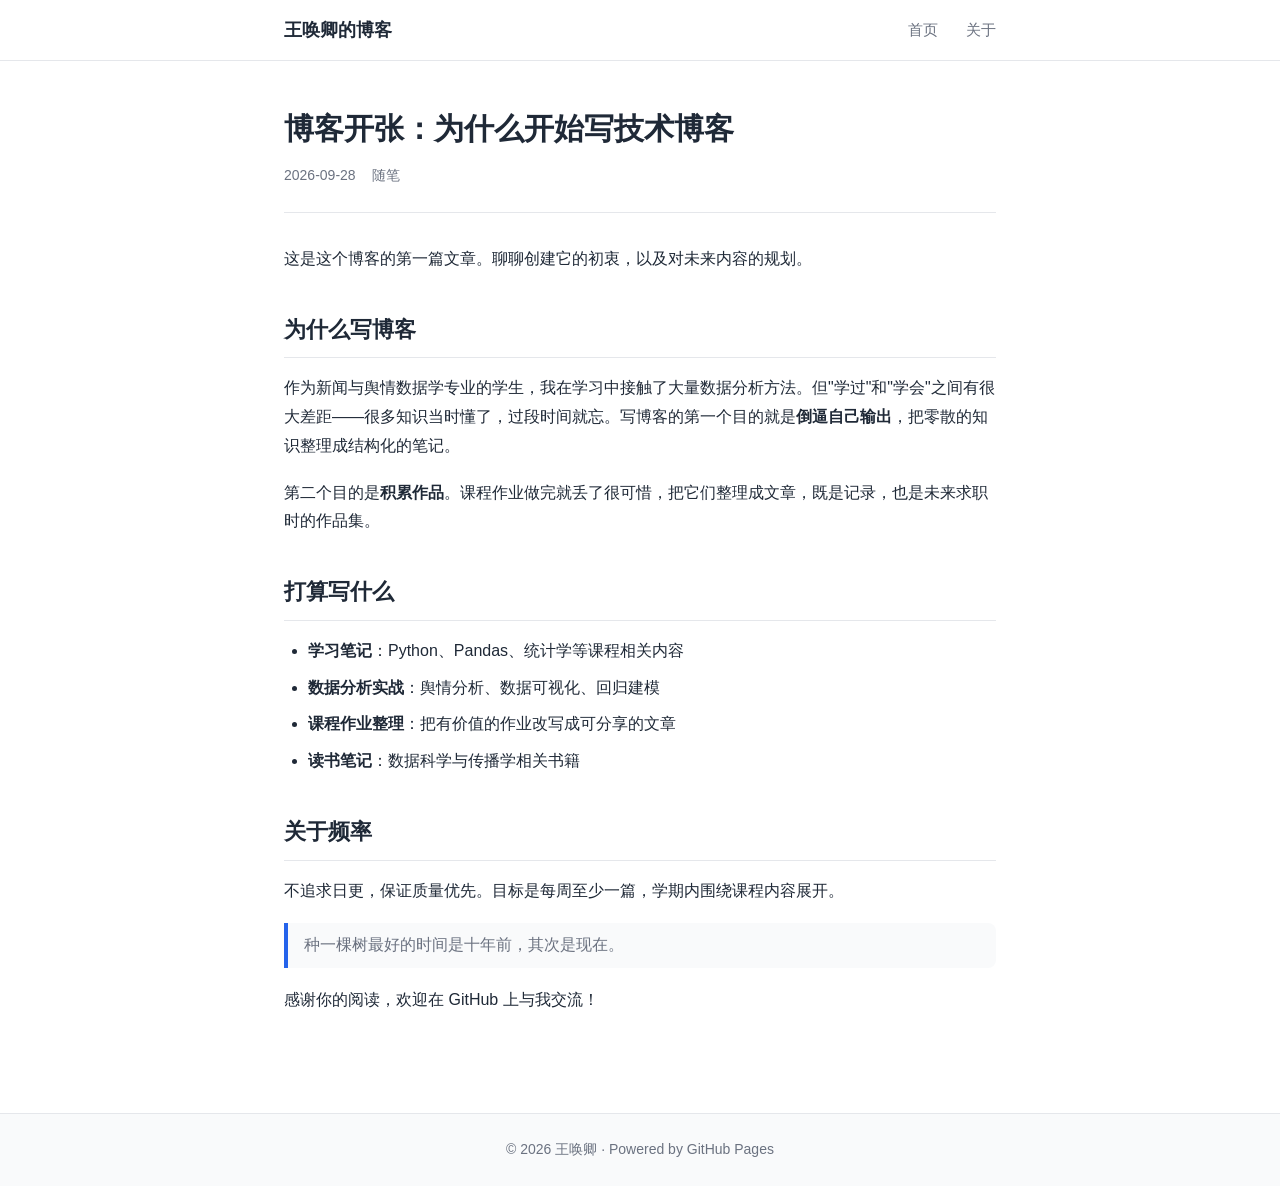
<file: posts/hello-world.html>
<!DOCTYPE html>
<html lang="zh-CN">
<head>
    <meta charset="UTF-8">
    <meta name="viewport" content="width=device-width, initial-scale=1.0">
    <title>博客开张：为什么开始写技术博客 | 王唤卿的博客</title>
    <link rel="stylesheet" href="../style.css">
</head>
<body>
    <header class="site-header">
        <div class="container">
            <a href="../index.html" class="site-title">王唤卿的博客</a>
            <nav class="site-nav">
                <a href="../index.html">首页</a>
                <a href="../about.html">关于</a>
            </nav>
        </div>
    </header>

    <main class="container">
        <article class="article">
            <header class="article-header">
                <h1 class="article-title">博客开张：为什么开始写技术博客</h1>
                <div class="article-meta">
                    <span>2026-09-28</span>
                    <span>随笔</span>
                </div>
            </header>
            <div class="article-content">
                <p>这是这个博客的第一篇文章。聊聊创建它的初衷，以及对未来内容的规划。</p>

                <h2>为什么写博客</h2>
                <p>作为新闻与舆情数据学专业的学生，我在学习中接触了大量数据分析方法。但"学过"和"学会"之间有很大差距——很多知识当时懂了，过段时间就忘。写博客的第一个目的就是<strong>倒逼自己输出</strong>，把零散的知识整理成结构化的笔记。</p>

                <p>第二个目的是<strong>积累作品</strong>。课程作业做完就丢了很可惜，把它们整理成文章，既是记录，也是未来求职时的作品集。</p>

                <h2>打算写什么</h2>
                <ul>
                    <li><strong>学习笔记</strong>：Python、Pandas、统计学等课程相关内容</li>
                    <li><strong>数据分析实战</strong>：舆情分析、数据可视化、回归建模</li>
                    <li><strong>课程作业整理</strong>：把有价值的作业改写成可分享的文章</li>
                    <li><strong>读书笔记</strong>：数据科学与传播学相关书籍</li>
                </ul>

                <h2>关于频率</h2>
                <p>不追求日更，保证质量优先。目标是每周至少一篇，学期内围绕课程内容展开。</p>

                <blockquote>种一棵树最好的时间是十年前，其次是现在。</blockquote>

                <p>感谢你的阅读，欢迎在 GitHub 上与我交流！</p>
            </div>
        </article>
    </main>

    <footer class="site-footer">
        <div class="container">
            <p>&copy; 2026 王唤卿 · Powered by GitHub Pages</p>
        </div>
    </footer>
</body>
</html>
</file>
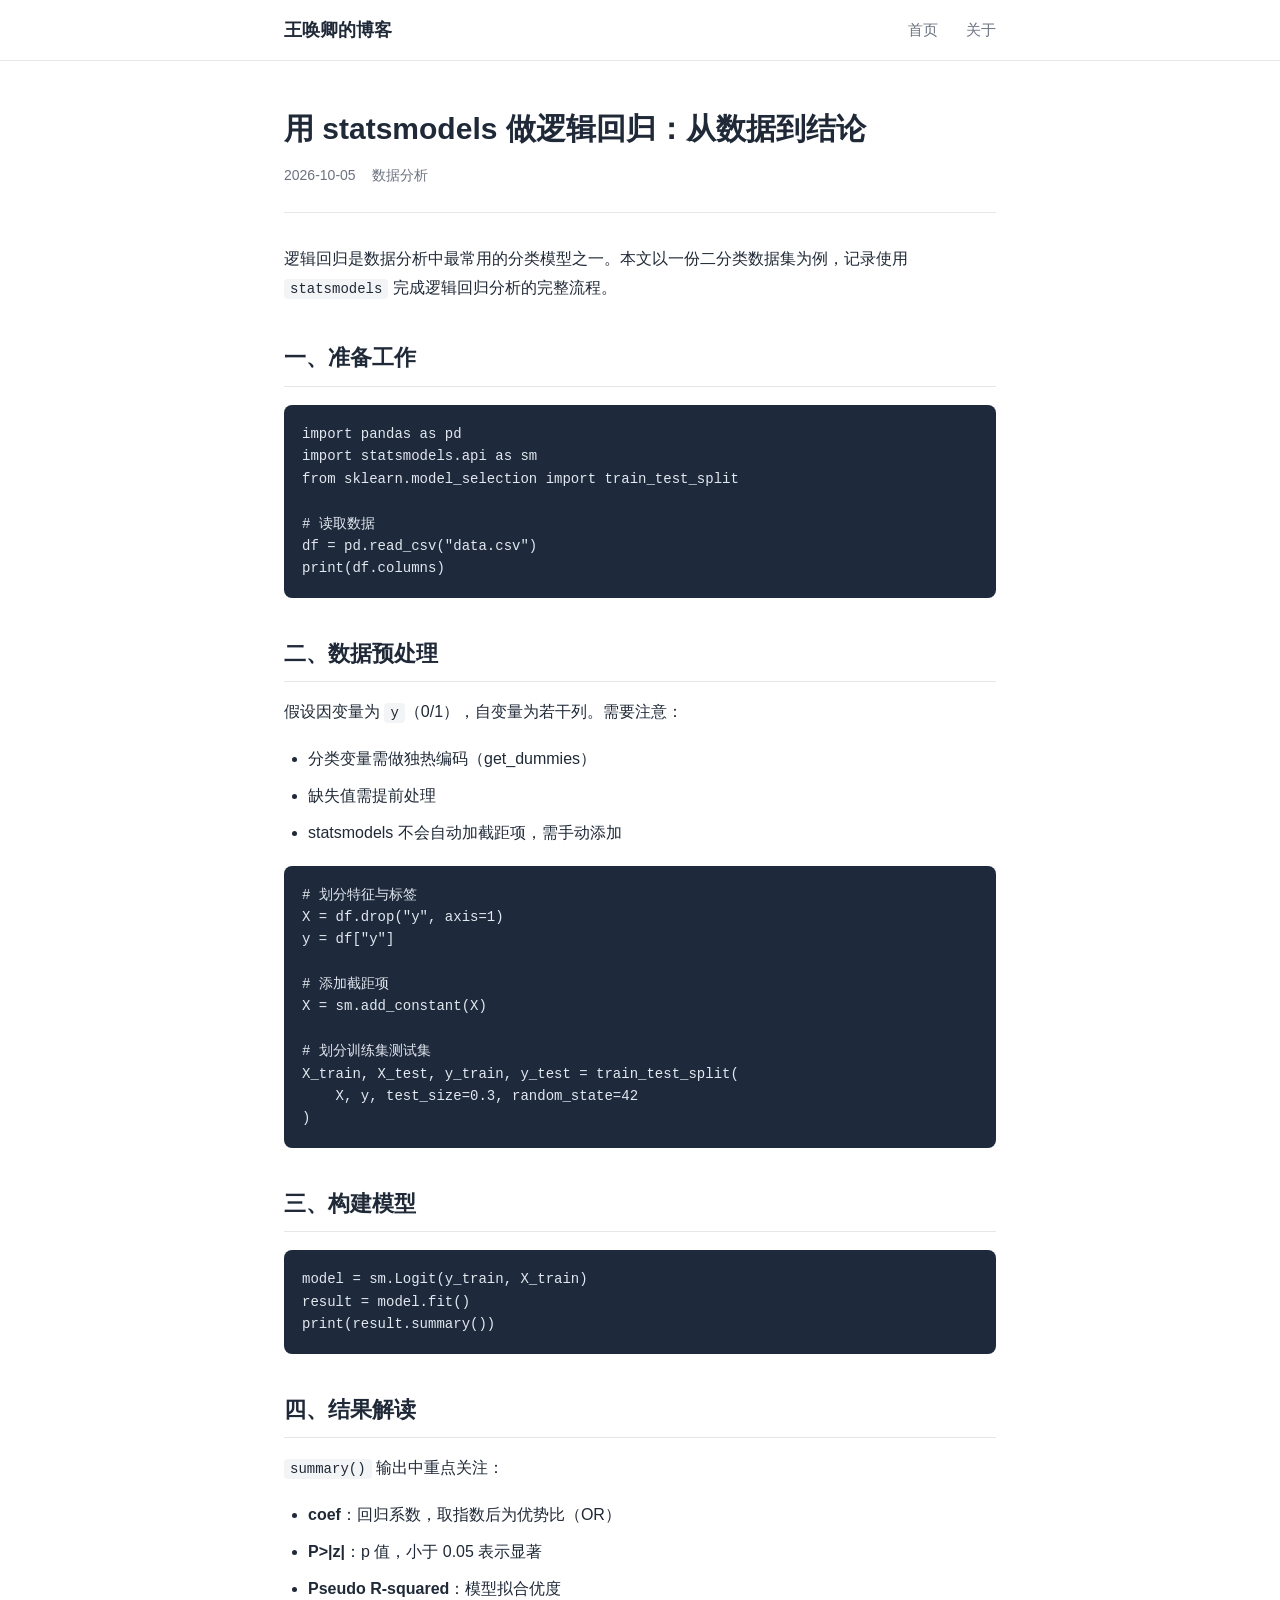
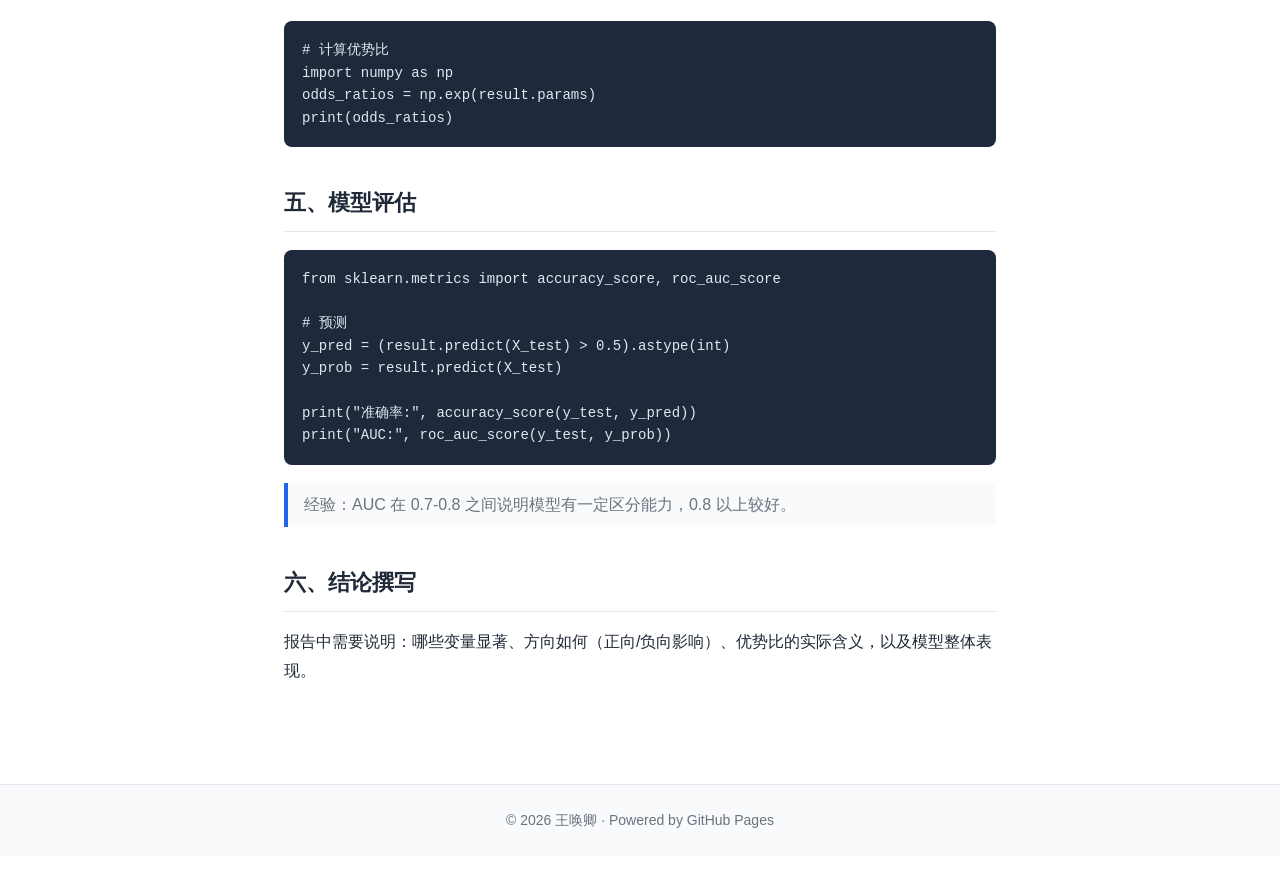
<file: posts/logistic-regression.html>
<!DOCTYPE html>
<html lang="zh-CN">
<head>
    <meta charset="UTF-8">
    <meta name="viewport" content="width=device-width, initial-scale=1.0">
    <title>用 statsmodels 做逻辑回归：从数据到结论 | 王唤卿的博客</title>
    <link rel="stylesheet" href="../style.css">
</head>
<body>
    <header class="site-header">
        <div class="container">
            <a href="../index.html" class="site-title">王唤卿的博客</a>
            <nav class="site-nav">
                <a href="../index.html">首页</a>
                <a href="../about.html">关于</a>
            </nav>
        </div>
    </header>

    <main class="container">
        <article class="article">
            <header class="article-header">
                <h1 class="article-title">用 statsmodels 做逻辑回归：从数据到结论</h1>
                <div class="article-meta">
                    <span>2026-10-05</span>
                    <span>数据分析</span>
                </div>
            </header>
            <div class="article-content">
                <p>逻辑回归是数据分析中最常用的分类模型之一。本文以一份二分类数据集为例，记录使用 <code>statsmodels</code> 完成逻辑回归分析的完整流程。</p>

                <h2>一、准备工作</h2>
                <pre><code>import pandas as pd
import statsmodels.api as sm
from sklearn.model_selection import train_test_split

# 读取数据
df = pd.read_csv("data.csv")
print(df.columns)</code></pre>

                <h2>二、数据预处理</h2>
                <p>假设因变量为 <code>y</code>（0/1），自变量为若干列。需要注意：</p>
                <ul>
                    <li>分类变量需做独热编码（get_dummies）</li>
                    <li>缺失值需提前处理</li>
                    <li>statsmodels 不会自动加截距项，需手动添加</li>
                </ul>

                <pre><code># 划分特征与标签
X = df.drop("y", axis=1)
y = df["y"]

# 添加截距项
X = sm.add_constant(X)

# 划分训练集测试集
X_train, X_test, y_train, y_test = train_test_split(
    X, y, test_size=0.3, random_state=42
)</code></pre>

                <h2>三、构建模型</h2>
                <pre><code>model = sm.Logit(y_train, X_train)
result = model.fit()
print(result.summary())</code></pre>

                <h2>四、结果解读</h2>
                <p><code>summary()</code> 输出中重点关注：</p>
                <ul>
                    <li><strong>coef</strong>：回归系数，取指数后为优势比（OR）</li>
                    <li><strong>P>|z|</strong>：p 值，小于 0.05 表示显著</li>
                    <li><strong>Pseudo R-squared</strong>：模型拟合优度</li>
                </ul>

                <pre><code># 计算优势比
import numpy as np
odds_ratios = np.exp(result.params)
print(odds_ratios)</code></pre>

                <h2>五、模型评估</h2>
                <pre><code>from sklearn.metrics import accuracy_score, roc_auc_score

# 预测
y_pred = (result.predict(X_test) > 0.5).astype(int)
y_prob = result.predict(X_test)

print("准确率:", accuracy_score(y_test, y_pred))
print("AUC:", roc_auc_score(y_test, y_prob))</code></pre>

                <blockquote>经验：AUC 在 0.7-0.8 之间说明模型有一定区分能力，0.8 以上较好。</blockquote>

                <h2>六、结论撰写</h2>
                <p>报告中需要说明：哪些变量显著、方向如何（正向/负向影响）、优势比的实际含义，以及模型整体表现。</p>
            </div>
        </article>
    </main>

    <footer class="site-footer">
        <div class="container">
            <p>&copy; 2026 王唤卿 · Powered by GitHub Pages</p>
        </div>
    </footer>
</body>
</html>
</file>
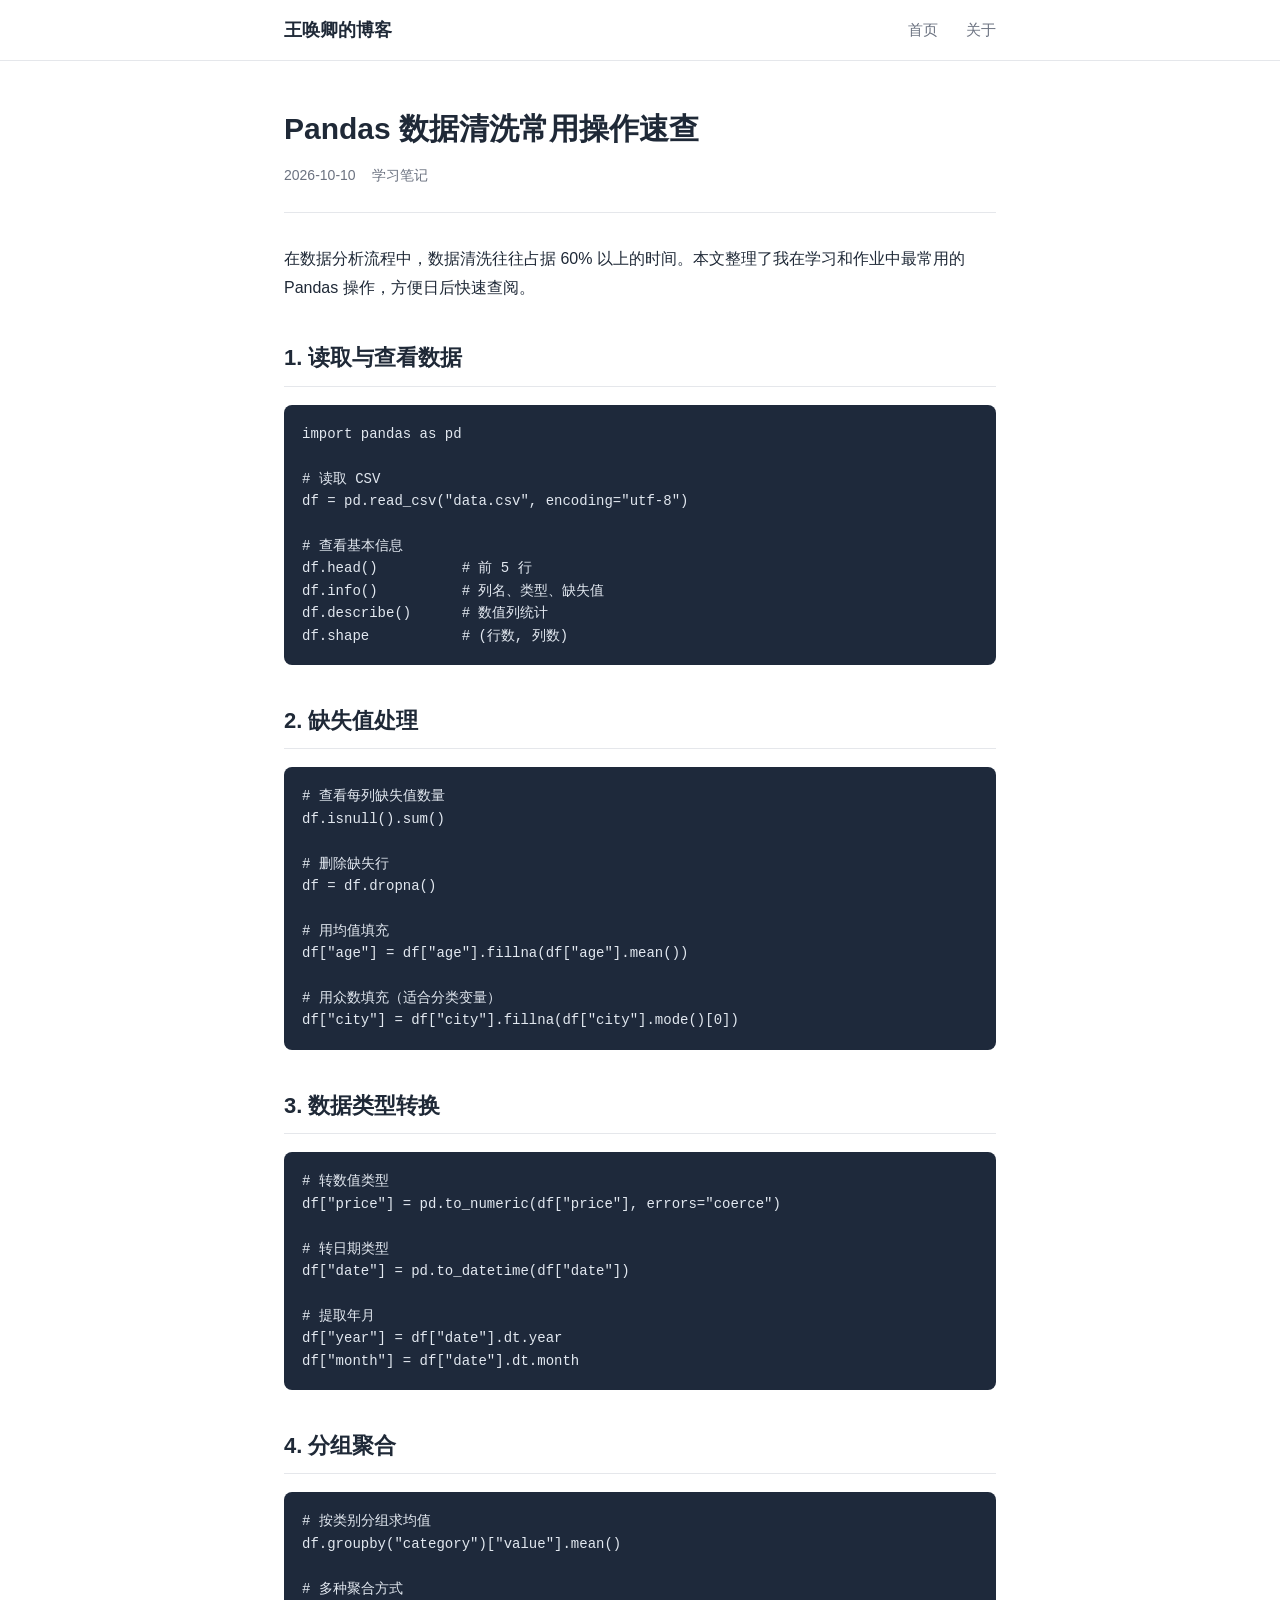
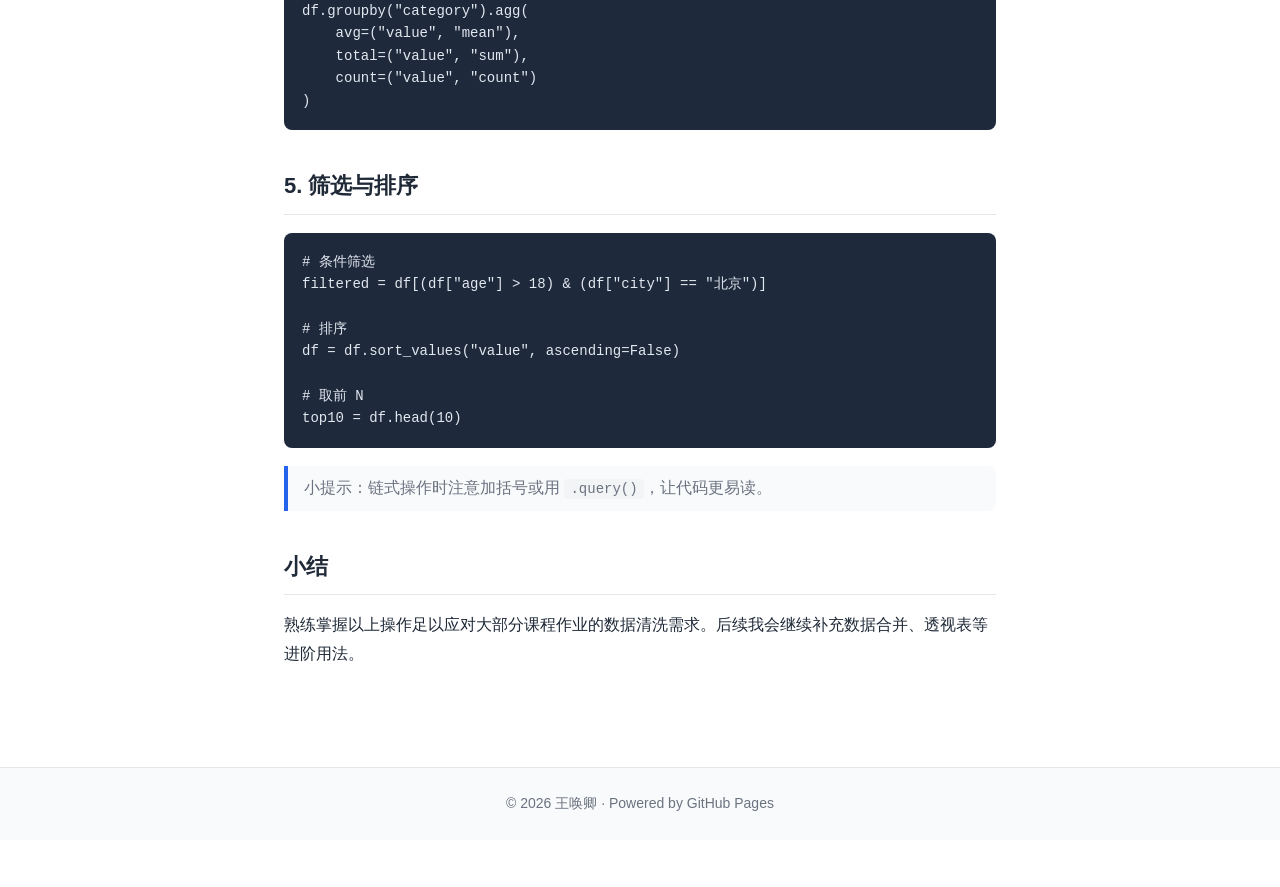
<file: posts/pandas-cheatsheet.html>
<!DOCTYPE html>
<html lang="zh-CN">
<head>
    <meta charset="UTF-8">
    <meta name="viewport" content="width=device-width, initial-scale=1.0">
    <title>Pandas 数据清洗常用操作速查 | 王唤卿的博客</title>
    <link rel="stylesheet" href="../style.css">
</head>
<body>
    <header class="site-header">
        <div class="container">
            <a href="../index.html" class="site-title">王唤卿的博客</a>
            <nav class="site-nav">
                <a href="../index.html">首页</a>
                <a href="../about.html">关于</a>
            </nav>
        </div>
    </header>

    <main class="container">
        <article class="article">
            <header class="article-header">
                <h1 class="article-title">Pandas 数据清洗常用操作速查</h1>
                <div class="article-meta">
                    <span>2026-10-10</span>
                    <span>学习笔记</span>
                </div>
            </header>
            <div class="article-content">
                <p>在数据分析流程中，数据清洗往往占据 60% 以上的时间。本文整理了我在学习和作业中最常用的 Pandas 操作，方便日后快速查阅。</p>

                <h2>1. 读取与查看数据</h2>
                <pre><code>import pandas as pd

# 读取 CSV
df = pd.read_csv("data.csv", encoding="utf-8")

# 查看基本信息
df.head()          # 前 5 行
df.info()          # 列名、类型、缺失值
df.describe()      # 数值列统计
df.shape           # (行数, 列数)</code></pre>

                <h2>2. 缺失值处理</h2>
                <pre><code># 查看每列缺失值数量
df.isnull().sum()

# 删除缺失行
df = df.dropna()

# 用均值填充
df["age"] = df["age"].fillna(df["age"].mean())

# 用众数填充（适合分类变量）
df["city"] = df["city"].fillna(df["city"].mode()[0])</code></pre>

                <h2>3. 数据类型转换</h2>
                <pre><code># 转数值类型
df["price"] = pd.to_numeric(df["price"], errors="coerce")

# 转日期类型
df["date"] = pd.to_datetime(df["date"])

# 提取年月
df["year"] = df["date"].dt.year
df["month"] = df["date"].dt.month</code></pre>

                <h2>4. 分组聚合</h2>
                <pre><code># 按类别分组求均值
df.groupby("category")["value"].mean()

# 多种聚合方式
df.groupby("category").agg(
    avg=("value", "mean"),
    total=("value", "sum"),
    count=("value", "count")
)</code></pre>

                <h2>5. 筛选与排序</h2>
                <pre><code># 条件筛选
filtered = df[(df["age"] > 18) & (df["city"] == "北京")]

# 排序
df = df.sort_values("value", ascending=False)

# 取前 N
top10 = df.head(10)</code></pre>

                <blockquote>小提示：链式操作时注意加括号或用 <code>.query()</code>，让代码更易读。</blockquote>

                <h2>小结</h2>
                <p>熟练掌握以上操作足以应对大部分课程作业的数据清洗需求。后续我会继续补充数据合并、透视表等进阶用法。</p>
            </div>
        </article>
    </main>

    <footer class="site-footer">
        <div class="container">
            <p>&copy; 2026 王唤卿 · Powered by GitHub Pages</p>
        </div>
    </footer>
</body>
</html>
</file>
<file: style.css>
/* ===== 全局样式 ===== */
* {
    margin: 0;
    padding: 0;
    box-sizing: border-box;
}

:root {
    --primary: #2563eb;
    --primary-dark: #1d4ed8;
    --text: #1f2937;
    --text-light: #6b7280;
    --bg: #ffffff;
    --bg-gray: #f9fafb;
    --border: #e5e7eb;
    --code-bg: #f3f4f6;
}

body {
    font-family: -apple-system, BlinkMacSystemFont, "Segoe UI", "PingFang SC",
        "Hiragino Sans GB", "Microsoft YaHei", sans-serif;
    color: var(--text);
    background-color: var(--bg);
    line-height: 1.7;
    font-size: 16px;
}

.container {
    max-width: 760px;
    margin: 0 auto;
    padding: 0 24px;
}

a {
    color: var(--primary);
    text-decoration: none;
    transition: color 0.2s;
}

a:hover {
    color: var(--primary-dark);
}

/* ===== 头部导航 ===== */
.site-header {
    border-bottom: 1px solid var(--border);
    background: var(--bg);
    position: sticky;
    top: 0;
    z-index: 100;
    backdrop-filter: blur(8px);
    background: rgba(255, 255, 255, 0.85);
}

.site-header .container {
    display: flex;
    justify-content: space-between;
    align-items: center;
    height: 60px;
}

.site-title {
    font-size: 18px;
    font-weight: 700;
    color: var(--text);
}

.site-nav a {
    margin-left: 24px;
    color: var(--text-light);
    font-size: 15px;
}

.site-nav a:hover,
.site-nav a.active {
    color: var(--primary);
}

/* ===== Hero 区 ===== */
.hero {
    padding: 64px 0 40px;
    text-align: center;
}

.hero h1 {
    font-size: 32px;
    margin-bottom: 12px;
    font-weight: 700;
}

.hero-subtitle {
    color: var(--primary);
    font-size: 16px;
    margin-bottom: 16px;
    font-weight: 500;
}

.hero-desc {
    color: var(--text-light);
    font-size: 15px;
    margin-bottom: 24px;
}

.hero-tags {
    display: flex;
    justify-content: center;
    gap: 8px;
    flex-wrap: wrap;
}

.tag {
    background: var(--bg-gray);
    color: var(--text-light);
    padding: 4px 12px;
    border-radius: 16px;
    font-size: 13px;
}

/* ===== 文章列表 ===== */
.section-title {
    font-size: 20px;
    font-weight: 700;
    margin: 40px 0 24px;
    padding-bottom: 12px;
    border-bottom: 2px solid var(--primary);
    display: inline-block;
}

.post-list {
    display: flex;
    flex-direction: column;
    gap: 24px;
    padding-bottom: 60px;
}

.post-card {
    border: 1px solid var(--border);
    border-radius: 12px;
    padding: 24px;
    transition: all 0.2s;
    background: var(--bg);
}

.post-card:hover {
    border-color: var(--primary);
    box-shadow: 0 4px 16px rgba(37, 99, 235, 0.08);
    transform: translateY(-2px);
}

.post-meta {
    display: flex;
    gap: 16px;
    font-size: 13px;
    color: var(--text-light);
    margin-bottom: 10px;
}

.post-category {
    color: var(--primary);
    font-weight: 500;
}

.post-title {
    font-size: 20px;
    margin-bottom: 10px;
    line-height: 1.4;
}

.post-title a {
    color: var(--text);
}

.post-title a:hover {
    color: var(--primary);
}

.post-excerpt {
    color: var(--text-light);
    font-size: 14px;
    margin-bottom: 14px;
}

.read-more {
    font-size: 14px;
    font-weight: 500;
}

/* ===== 文章正文页 ===== */
.article {
    padding: 48px 0 80px;
}

.article-header {
    margin-bottom: 32px;
    padding-bottom: 24px;
    border-bottom: 1px solid var(--border);
}

.article-title {
    font-size: 30px;
    line-height: 1.3;
    margin-bottom: 16px;
    font-weight: 700;
}

.article-meta {
    color: var(--text-light);
    font-size: 14px;
    display: flex;
    gap: 16px;
}

.article-content {
    font-size: 16px;
    line-height: 1.8;
}

.article-content h2 {
    font-size: 22px;
    margin: 36px 0 16px;
    padding-bottom: 8px;
    border-bottom: 1px solid var(--border);
}

.article-content h3 {
    font-size: 18px;
    margin: 28px 0 12px;
}

.article-content p {
    margin-bottom: 18px;
}

.article-content ul,
.article-content ol {
    margin: 0 0 18px 24px;
}

.article-content li {
    margin-bottom: 8px;
}

.article-content blockquote {
    border-left: 4px solid var(--primary);
    padding: 8px 16px;
    margin: 18px 0;
    background: var(--bg-gray);
    color: var(--text-light);
    border-radius: 0 8px 8px 0;
}

.article-content code {
    background: var(--code-bg);
    padding: 2px 6px;
    border-radius: 4px;
    font-size: 14px;
    font-family: "SFMono-Regular", Consolas, "Liberation Mono", Menlo, monospace;
}

.article-content pre {
    background: #1e293b;
    color: #e2e8f0;
    padding: 18px;
    border-radius: 8px;
    overflow-x: auto;
    margin: 18px 0;
    font-size: 14px;
    line-height: 1.6;
}

.article-content pre code {
    background: none;
    padding: 0;
    color: inherit;
}

.article-content table {
    border-collapse: collapse;
    width: 100%;
    margin: 18px 0;
}

.article-content th,
.article-content td {
    border: 1px solid var(--border);
    padding: 10px 14px;
    text-align: left;
}

.article-content th {
    background: var(--bg-gray);
    font-weight: 600;
}

/* ===== 关于页 ===== */
.about-page {
    padding: 48px 0 80px;
}

.about-page h1 {
    font-size: 30px;
    margin-bottom: 24px;
}

.about-section {
    margin-bottom: 36px;
}

.about-section h2 {
    font-size: 20px;
    margin-bottom: 14px;
    color: var(--primary);
}

.about-section p,
.about-section li {
    color: var(--text);
    line-height: 1.8;
}

.about-section ul {
    margin-left: 24px;
}

/* ===== 页脚 ===== */
.site-footer {
    border-top: 1px solid var(--border);
    padding: 24px 0;
    text-align: center;
    color: var(--text-light);
    font-size: 14px;
    background: var(--bg-gray);
}

/* ===== 响应式 ===== */
@media (max-width: 600px) {
    .hero h1 {
        font-size: 26px;
    }

    .post-title {
        font-size: 18px;
    }

    .article-title {
        font-size: 24px;
    }

    .site-nav a {
        margin-left: 16px;
    }
}
</file>
